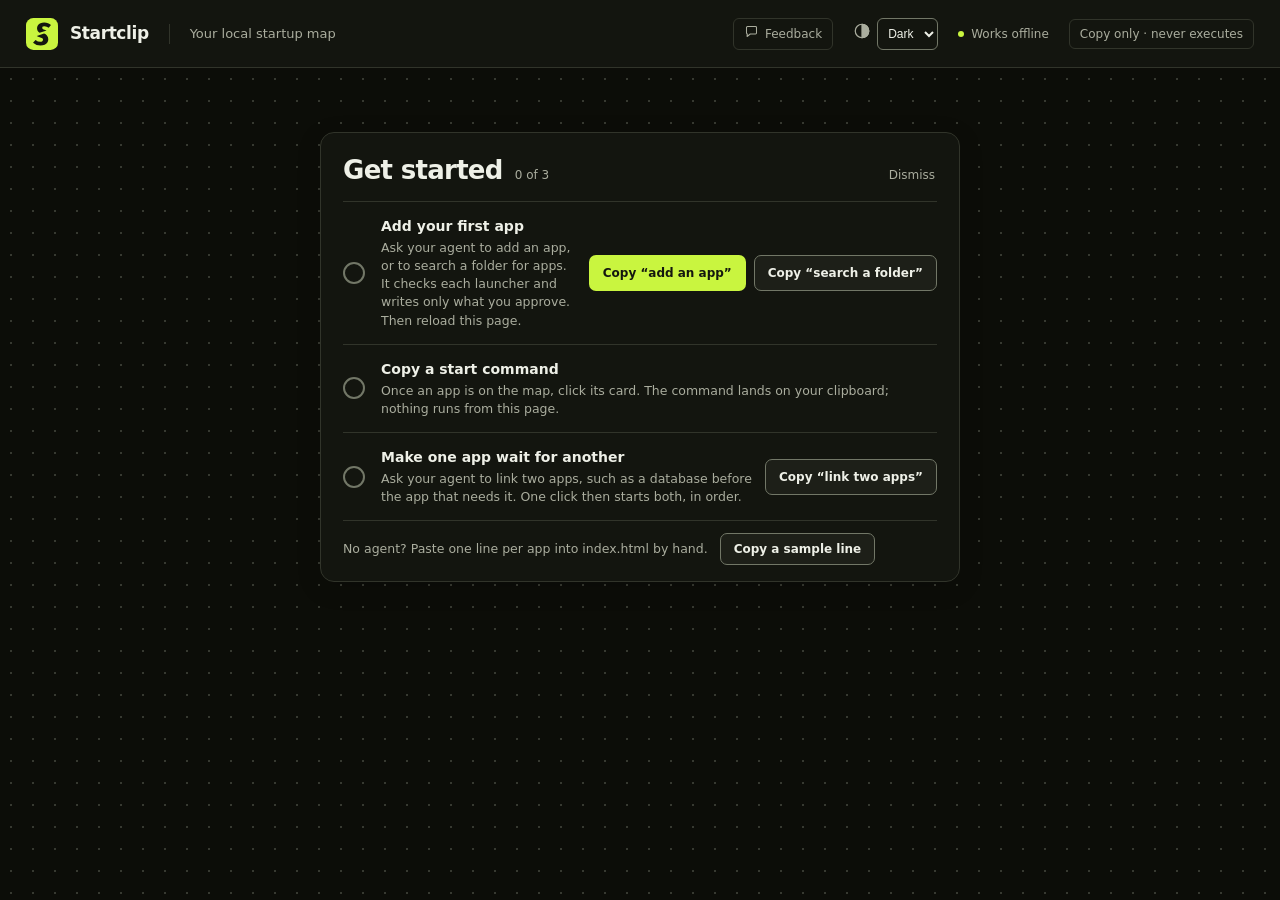
<file: index.html>
<!doctype html>
<html lang="en">
<head>
<meta charset="utf-8">
<meta http-equiv="Content-Security-Policy" content="default-src 'none'; script-src 'unsafe-inline'; style-src 'unsafe-inline'; img-src data:; base-uri 'none'; form-action 'none'">
<meta name="viewport" content="width=device-width, initial-scale=1">
<meta name="color-scheme" content="dark light">
<meta name="description" content="An offline, click-to-copy startup map for your local apps. Nothing executes from this page.">
<title>Startclip · App startup map</title>
<link rel="icon" href="data:image/svg+xml,%3Csvg%20xmlns%3D%22http%3A%2F%2Fwww.w3.org%2F2000%2Fsvg%22%20viewBox%3D%220%200%20100%20100%22%3E%3Crect%20width%3D%22100%22%20height%3D%22100%22%20rx%3D%2223%22%20fill%3D%22%23c9f53f%22%2F%3E%3Cpath%20d%3D%22M78.11%2021.99L70.97%2030.42Q64.78%2025.52%2057.99%2025.52Q54.46%2025.52%2052.61%2026.85Q50.76%2028.19%2050.76%2030.59Q50.76%2032.31%2051.71%2033.43Q52.66%2034.55%2054.89%2035.58Q57.13%2036.61%2061.94%2038.16Q63.43%2038.63%2064.79%2039.15L42.45%2046.3Q40.09%2044.81%2038.55%2043.15Q34.42%2038.68%2034.42%2031.88Q34.42%2026.55%2037.3%2022.51Q40.19%2018.47%2045.3%2016.28Q50.42%2014.08%2056.78%2014.08Q63.58%2014.08%2068.78%2016.06Q73.98%2018.04%2078.11%2021.99ZM56.46%2048.81Q62.27%2051.26%2065.4%2054.52Q69.66%2058.94%2069.66%2066.77Q69.66%2072.45%2066.74%2076.79Q63.81%2081.13%2058.27%2083.54Q52.72%2085.95%2045.24%2085.95Q30.96%2085.95%2021.93%2077.26L29.76%2068.58Q36.89%2074.42%2044.63%2074.42Q48.68%2074.42%2050.91%2072.66Q53.15%2070.9%2053.15%2067.97Q53.15%2065.91%2052.29%2064.58Q51.43%2063.24%2049.23%2062.17Q47.04%2061.09%2042.83%2059.8Q37.46%2058.12%2033.77%2056.07Z%22%20fill%3D%22%2314170f%22%2F%3E%3C%2Fsvg%3E">
<script>(function(){var chosen;try{chosen=JSON.parse(localStorage.getItem('launchpad')||'{}').theme;}catch(e){}if(chosen!=='auto')document.documentElement.dataset.theme=chosen==='light'?'light':'dark';})();</script>
<style>
:root{--bg:oklch(15.5% .01 120);--panel:oklch(19% .012 120);--surface:oklch(23.5% .014 120);--raised:oklch(28.5% .017 120);--line:oklch(32% .018 120);--line-strong:oklch(56% .025 120);--text:oklch(95% .012 115);--muted:oklch(74% .02 115);--brand:#c9f53f;--purple:oklch(78% .115 305);--teal:oklch(80% .095 185);--amber:oklch(84% .13 80);--green:oklch(82% .12 150);--danger:oklch(80% .105 30);--view-on:oklch(29% .035 185);--view-on-ai:oklch(28% .035 300);--view-on-services:oklch(30% .06 122);--grid-dot:oklch(34% .015 120);--shadow-soft:oklch(0% 0 0 / .15);--shadow-hover:oklch(0% 0 0 / .25);--shadow-pop:oklch(0% 0 0 / .4);--primary-bg:#c9f53f;--primary-text:#14170f;--primary-hover:oklch(95% .17 122);--primary-line:transparent;--notice-line:oklch(48% .06 75);--notice-bg:oklch(26% .025 75);--blocked-line:oklch(45% .05 30);--blocked-bg:oklch(25% .025 30);--edge-opacity:.65;color-scheme:dark;--radius:10px;--mono:"SFMono-Regular",Consolas,"Liberation Mono",monospace;--z-edge:0;--z-node:1;--z-toast:5}
@media(prefers-color-scheme:light){:root:not([data-theme=dark]){--bg:oklch(97% .008 115);--panel:oklch(99.4% .004 115);--surface:oklch(95.5% .01 115);--raised:oklch(92.5% .014 115);--line:oklch(87.5% .016 115);--line-strong:oklch(55% .03 120);--text:oklch(22% .02 122);--muted:oklch(44% .025 120);--brand:oklch(44% .12 127);--purple:oklch(47% .17 305);--teal:oklch(46% .085 190);--amber:oklch(49% .11 65);--green:oklch(46% .12 150);--danger:oklch(49% .17 28);--view-on:oklch(93% .035 185);--view-on-ai:oklch(93% .04 305);--view-on-services:oklch(93.5% .1 122);--grid-dot:oklch(82% .05 120);--shadow-soft:oklch(35% .03 120 / .07);--shadow-hover:oklch(35% .03 120 / .13);--shadow-pop:oklch(30% .03 120 / .18);--primary-bg:#c9f53f;--primary-text:#14170f;--primary-hover:oklch(88% .2 122);--primary-line:oklch(62% .14 125);--notice-line:oklch(76% .09 70);--notice-bg:oklch(96.5% .035 85);--blocked-line:oklch(78% .08 28);--blocked-bg:oklch(96.5% .025 25);--edge-opacity:1;color-scheme:light}}
:root[data-theme=light]{--bg:oklch(97% .008 115);--panel:oklch(99.4% .004 115);--surface:oklch(95.5% .01 115);--raised:oklch(92.5% .014 115);--line:oklch(87.5% .016 115);--line-strong:oklch(55% .03 120);--text:oklch(22% .02 122);--muted:oklch(44% .025 120);--brand:oklch(44% .12 127);--purple:oklch(47% .17 305);--teal:oklch(46% .085 190);--amber:oklch(49% .11 65);--green:oklch(46% .12 150);--danger:oklch(49% .17 28);--view-on:oklch(93% .035 185);--view-on-ai:oklch(93% .04 305);--view-on-services:oklch(93.5% .1 122);--grid-dot:oklch(82% .05 120);--shadow-soft:oklch(35% .03 120 / .07);--shadow-hover:oklch(35% .03 120 / .13);--shadow-pop:oklch(30% .03 120 / .18);--primary-bg:#c9f53f;--primary-text:#14170f;--primary-hover:oklch(88% .2 122);--primary-line:oklch(62% .14 125);--notice-line:oklch(76% .09 70);--notice-bg:oklch(96.5% .035 85);--blocked-line:oklch(78% .08 28);--blocked-bg:oklch(96.5% .025 25);--edge-opacity:1;color-scheme:light}
*{box-sizing:border-box}body{margin:0;background:var(--bg);color:var(--text);font:14px/1.5 system-ui,-apple-system,BlinkMacSystemFont,"Segoe UI",sans-serif}button,input,textarea{font:inherit}button{color:inherit;cursor:pointer}button:disabled{cursor:not-allowed;opacity:.6}button,input,textarea{outline-offset:4px}button:focus-visible,input:focus-visible,textarea:focus-visible{outline:2px solid var(--brand)}button{touch-action:manipulation}svg.icon{width:18px;height:18px;fill:none;stroke:currentColor;stroke-width:1.65;stroke-linecap:round;stroke-linejoin:round;flex:none}h1,h2,h3,p{margin:0}h1,h2,h3{text-wrap:balance}p{text-wrap:pretty}button{border:0;background:transparent}code{font-family:var(--mono)}[hidden]{display:none!important}
.topbar{height:68px;border-bottom:1px solid var(--line);display:flex;align-items:center;justify-content:space-between;padding:0 26px;background:var(--panel);gap:20px}.brand{display:flex;align-items:center;gap:12px}.brand-mark{width:32px;height:32px;border-radius:23%;display:grid;place-items:center;flex:none;color:#14170f;background:#c9f53f}.brand-mark .icon{width:100%;height:100%}.brand-name{font-size:17px;font-weight:660;letter-spacing:-.4px}.brand-divider{height:20px;width:1px;background:var(--line);margin:0 8px}.brand-sub{color:var(--muted);font-size:13px}.top-meta{display:flex;gap:20px;align-items:center;color:var(--muted);font-size:12px}.offline{display:flex;align-items:center;gap:7px}.offline i{width:6px;height:6px;border-radius:50%;background:var(--brand)}.copy-only{padding:5px 10px;border:1px solid var(--line);border-radius:6px}
.layout{display:grid;grid-template-columns:194px minmax(0,1fr) 296px;min-height:calc(100dvh - 68px + var(--get-started-space,0px))}.sidebar{padding:28px 14px 20px;border-right:1px solid var(--line);background:var(--panel);display:flex;flex-direction:column;gap:24px}.nav-label{font-size:12px;color:var(--muted);padding:0 12px;margin-bottom:10px}.views{display:flex;flex-direction:column;gap:6px}.view{display:flex;align-items:center;gap:10px;text-align:left;padding:12px;border-radius:8px;min-height:46px;font-size:13px}.view:hover{background:var(--surface)}.view[aria-pressed=true]{background:var(--view-on);color:var(--teal)}.view[data-view=ai][aria-pressed=true]{background:var(--view-on-ai);color:var(--purple)}.view[data-view=services][aria-pressed=true]{background:var(--view-on-services);color:var(--brand)}.view-count{margin-left:auto;font:11px var(--mono);color:var(--muted)}.view{position:relative;touch-action:pan-x;user-select:none}.view::before{content:"";position:absolute;left:3px;top:50%;width:6px;height:14px;transform:translateY(-50%);background:radial-gradient(circle,currentColor 1px,transparent 1.3px) 0 0/3px 5px;opacity:0;transition:opacity .16s}.view:hover::before,.view:focus-visible::before,.view.reordering::before{opacity:.6}.view.reordering{z-index:2;cursor:grabbing;box-shadow:0 6px 18px var(--shadow-pop)}.view.reordering:not([aria-pressed=true]){background:var(--raised)}.sidebar-bottom{margin-top:auto;padding:0 12px}.sidebar-bottom h3{font-size:12px;font-weight:600;margin-bottom:12px}.legend-row{display:flex;align-items:center;gap:9px;font-size:11px;color:var(--muted);margin:9px 0}.legend-line{width:24px;border-top:1px solid var(--brand)}.legend-line.dashed{border-top-style:dashed;border-color:var(--muted)}.sidebar-note{border-top:1px solid var(--line);padding-top:16px;margin-top:22px;color:var(--muted);font-size:11px;line-height:1.7}
main{min-width:0;display:flex;flex-direction:column;max-height:calc(100dvh - 68px + var(--get-started-space,0px))}.workspace-header{padding:28px 30px 18px;background:var(--bg)}.heading-row{display:flex;align-items:flex-start;justify-content:space-between;gap:18px}h1{font-size:25px;letter-spacing:-.65px;font-weight:620}.subtitle{font-size:13px;color:var(--muted);margin-top:5px}.workspace-number{white-space:nowrap;flex-shrink:0;font:12px var(--mono);color:var(--muted);border:1px solid var(--line);border-radius:6px;padding:5px 9px;margin-top:5px}.tools{display:flex;align-items:center;gap:14px;margin-top:24px;flex-wrap:wrap}.search{display:flex;align-items:center;gap:8px;border:1px solid var(--line);background:var(--panel);padding:8px 11px;border-radius:7px;flex:1;min-width:180px;color:var(--muted)}.search input{border:0;background:transparent;color:var(--text);width:100%;min-width:0;font-size:12px}.search input::placeholder{color:var(--muted)}.search:focus-within{border-color:var(--brand)}.search input:focus{outline:0}.shortcut{font:10px var(--mono);padding:1px 5px;border:1px solid var(--line);border-radius:3px}.filterbar{display:flex;gap:6px;flex-wrap:wrap;margin-top:16px}.filter{padding:5px 10px;border:1px solid transparent;border-radius:6px;font-size:12px;color:var(--muted);min-height:36px}.filter:hover{color:var(--text);background:var(--panel)}.filter[aria-pressed=true]{color:var(--text);border-color:var(--line);background:var(--surface)}.canvas-top{display:flex;justify-content:space-between;align-items:center;padding:10px 30px;border-top:1px solid var(--line);border-bottom:1px solid var(--line);font-size:11px;color:var(--muted);gap:10px}.canvas-top span{display:flex;align-items:center;gap:7px}.canvas{position:relative;flex:1;scrollbar-gutter:stable;min-height:280px;overflow:auto;overscroll-behavior:contain;background-image:radial-gradient(var(--grid-dot) .8px,transparent .8px);background-size:22px 22px;cursor:grab}.canvas.dragging{cursor:grabbing;user-select:none}.stage{position:relative;min-height:100%}.board{position:relative;width:870px;padding:32px 24px 60px;transform-origin:0 0}.lane{position:relative;margin-bottom:38px}.lane:last-child{margin-bottom:0}.lane-heading{display:flex;align-items:center;gap:9px;font-size:12px;font-weight:500;color:var(--muted);margin-bottom:18px;position:relative;z-index:var(--z-node)}.lane-heading span{background:var(--bg);padding:0 4px}.lane-heading::after{content:"";height:1px;background:var(--line);flex:1;opacity:.7}.node-grid{display:grid;grid-template-columns:repeat(var(--cols,3),minmax(0,1fr));gap:34px}.node{--accent:var(--teal);position:relative;z-index:var(--z-node);border:1px solid var(--line);border-radius:var(--radius);background:var(--panel);padding:0;text-align:left;min-width:0;box-shadow:0 4px 16px var(--shadow-soft);transition:border-color .16s,box-shadow .16s,background .16s;cursor:pointer;min-height:124px;display:flex;flex-direction:column;align-items:stretch;justify-content:flex-start}.node[data-tone=agent]{--accent:var(--amber)}.node[data-tone=model]{--accent:var(--purple)}.node[data-tone=web]{--accent:var(--brand)}.node:hover{border-color:var(--accent);background:var(--surface);box-shadow:0 4px 18px var(--shadow-hover)}.node.selected{border-color:var(--accent);box-shadow:0 0 0 1px var(--accent)}.node-head{display:flex;align-items:center;gap:8px;padding:12px 13px;border-bottom:1px solid var(--line);border-radius:9px 9px 0 0;background:color-mix(in oklch,var(--accent) 8%,var(--panel))}.node-icon{color:var(--accent);display:flex}.node-name{font-size:13px;font-weight:600;overflow:hidden;text-overflow:ellipsis;white-space:nowrap}.node-copy{color:var(--muted);display:flex;margin-left:auto}.node-copy svg{width:14px;height:14px}.node-body{display:block;padding:11px 13px 12px}.node-sub{display:flex;justify-content:space-between;gap:7px;color:var(--muted);font-size:11px;margin-bottom:9px}.node-sub span:first-child{overflow:hidden;white-space:nowrap;text-overflow:ellipsis}.port{color:var(--accent);font:11px var(--mono);flex:none}.node-cmd{display:block;font:11px/1.6 var(--mono);white-space:nowrap;text-overflow:ellipsis;overflow:hidden;color:var(--text)}.node-cmd::before{content:"$ ";color:var(--muted)}.chain-hint{display:block;color:var(--brand);font-size:11px;margin-top:6px}.chain{margin-top:14px}#chain-summary{color:var(--brand);overflow-wrap:anywhere}.chain-steps{margin:8px 0 0;padding-left:18px;font-size:12px;line-height:1.6;color:var(--muted)}.chain-steps li{margin:3px 0;overflow-wrap:anywhere}#chain-help{margin-top:8px}.port-shared{display:block;color:var(--amber);margin-top:3px}.empty .elsewhere{margin-top:0;min-height:44px;padding:8px 12px;border:1px solid var(--line);border-radius:7px;background:var(--surface);color:var(--text);text-decoration:none}.empty-elsewhere{display:flex;flex-wrap:wrap;gap:8px;justify-content:center;margin-top:18px}.empty-elsewhere:empty{display:none}.zoom button[aria-disabled=true]{opacity:.45;cursor:not-allowed}.socket{position:absolute;top:16px;width:8px;height:8px;border-radius:50%;background:var(--bg);border:2px solid var(--accent)}.socket.input{left:-5px}.socket.output{right:-5px}.flag{display:flex;align-items:center;gap:5px;font-size:11px;color:var(--amber);padding:0 13px 10px}.node.blocked .flag{color:var(--danger)}.node.blocked{border-style:dashed}.node.copied .node-copy{color:var(--green)}.edges{position:absolute;inset:0;width:100%;height:100%;overflow:visible;pointer-events:none;z-index:var(--z-edge)}.edges path{fill:none;stroke:var(--brand);stroke-width:1.3;opacity:var(--edge-opacity)}.edges path.optional{stroke:var(--muted);stroke-dasharray:4 5}.edges path{transition:opacity .25s}.tracing .edges path:not(.trace){opacity:.12}.edges path.trace{stroke:var(--trace);stroke-width:2.2;opacity:1;stroke-dasharray:var(--len);stroke-dashoffset:var(--len);animation:trace-draw .45s ease-out var(--trace-delay) forwards;filter:drop-shadow(0 0 3px color-mix(in oklab,var(--trace) 70%,transparent))}.edges .trace-dot{fill:var(--trace);opacity:0;animation:trace-on 1ms linear var(--dot-delay) forwards}@keyframes trace-draw{to{stroke-dashoffset:0}}@keyframes trace-on{to{opacity:1}}.tracing .node{transition:opacity .25s,box-shadow .3s,border-color .3s}.tracing .node:not(.on-trace){opacity:.42}.node.on-trace{border-color:var(--trace);box-shadow:0 0 0 1px var(--trace),0 0 22px color-mix(in oklab,var(--trace) 38%,transparent);transition-delay:var(--trace-delay)}@media(prefers-reduced-motion:reduce){.edges path.trace{animation:none;stroke-dashoffset:0}}.empty{padding:65px 30px;text-align:center;color:var(--muted)}.empty h2{color:var(--text);font-size:18px;margin-bottom:8px}.empty button{color:var(--brand);margin-top:18px;text-decoration:underline;min-height:44px;padding:10px 16px}.canvas-bottom{border-top:1px solid var(--line);display:flex;align-items:center;justify-content:space-between;padding:10px 20px;background:var(--panel);gap:14px}.canvas-bottom p{font-size:11px;color:var(--muted)}.zoom{display:flex;align-items:center;gap:2px}.zoom button{border-radius:4px;min-width:36px;min-height:36px;display:grid;place-items:center;font-size:12px}.zoom button:hover{background:var(--raised)}.zoom output{min-width:42px;font:11px var(--mono);text-align:center;color:var(--muted)}
.inspector{border-left:1px solid var(--line);padding:27px 22px;background:var(--panel);display:flex;flex-direction:column;gap:22px;min-width:0;max-height:calc(100dvh - 68px + var(--get-started-space,0px));overflow:auto}.inspector-label{display:flex;align-items:center;justify-content:space-between;color:var(--muted);font-size:12px}.inspector-label svg{width:15px;height:15px}.detail-glyph{display:grid;place-items:center;width:44px;height:44px;background:var(--surface);border:1px solid var(--line);border-radius:10px;color:var(--brand);margin-bottom:14px}.detail-glyph svg{width:23px;height:23px}.inspector h2{font-size:20px;letter-spacing:-.4px;font-weight:600;white-space:nowrap;overflow:hidden;text-overflow:ellipsis}.detail-type{color:var(--muted);font-size:12px;margin-top:4px;white-space:nowrap;overflow:hidden;text-overflow:ellipsis}.command-label{font-size:12px;color:var(--muted);display:flex;justify-content:space-between;margin-bottom:9px}.command-label span{font:11px var(--mono)}#command{width:100%;resize:vertical;min-height:90px;max-height:240px;display:block;border:1px solid var(--line);border-radius:7px;padding:12px;color:var(--text);background:var(--bg);font:12px/1.7 var(--mono);overflow-wrap:anywhere}.primary{display:flex;align-items:center;justify-content:center;gap:8px;background:var(--primary-bg);color:var(--primary-text);width:100%;border:1px solid var(--primary-line);border-radius:7px;min-height:44px;margin-top:10px;font-size:12px;font-weight:650}.primary:hover:not(:disabled){background:var(--primary-hover)}.primary svg{width:15px;height:15px}.detail-note{font-size:12px;color:var(--muted);line-height:1.75}.notice{padding:12px;border:1px solid var(--notice-line);border-radius:7px;background:var(--notice-bg);font-size:12px;color:var(--amber);line-height:1.7}.notice.blocked{color:var(--danger);background:var(--blocked-bg);border-color:var(--blocked-line)}.detail-meta{border-top:1px solid var(--line);padding-top:16px;display:grid;grid-template-columns:auto 1fr;gap:10px;font-size:11px}.detail-meta dt{color:var(--muted)}.detail-meta dd{margin:0;text-align:right;overflow-wrap:anywhere}.detail-foot{margin-top:auto;padding-top:20px;color:var(--muted);font-size:11px;line-height:1.75}.detail-foot strong{font-weight:500;color:var(--text);display:block;margin-bottom:4px}.toast{position:fixed;width:max-content;bottom:72px;left:50%;transform:translate(-50%,14px);background:var(--raised);border:1px solid var(--line);color:var(--text);padding:12px 18px;border-radius:9px;box-shadow:0 8px 28px var(--shadow-pop);z-index:var(--z-toast);font-size:13px;opacity:0;pointer-events:none;transition:opacity .16s,transform .16s;max-width:calc(100vw - 30px)}.toast.show{opacity:1;transform:translate(-50%,0);pointer-events:auto;cursor:pointer}.manual-hint{font-size:12px;color:var(--amber);margin-top:9px}
.maintenance{border-top:1px solid var(--line);padding-top:18px;margin-bottom:22px}.maintenance h3{font-size:14px;font-weight:600;color:var(--text);margin-bottom:4px}.maintenance-intro{margin-bottom:16px}.maintenance-actions{display:flex;flex-direction:column;gap:20px;min-width:0}.maintenance-action{min-width:0}.maintenance-action h4{margin:0 0 5px;font-size:12px;font-weight:600;color:var(--text)}.action-note{font-size:12px;line-height:1.65;overflow-wrap:anywhere}.action-preview{margin-top:9px}.action-preview summary{cursor:pointer;color:var(--brand);font-size:12px;min-height:44px;display:list-item;padding:12px 0}.action-preview summary:focus-visible{outline:2px solid var(--brand);outline-offset:3px}.action-script{width:100%;min-height:150px;max-height:300px;resize:vertical;padding:10px;border:1px solid var(--line);border-radius:7px;background:var(--bg);color:var(--text);font:11px/1.65 var(--mono);display:block}.action-copy{display:flex;align-items:center;justify-content:center;gap:8px;width:100%;min-height:44px;border:1px solid var(--line);border-radius:7px;background:var(--surface);font-size:12px;font-weight:600;margin-top:8px;transition:background .16s,border-color .16s}.action-copy:hover:not(:disabled){background:var(--raised);border-color:var(--muted)}.action-copy.removal{color:var(--danger)}.preserve-control{display:flex;align-items:center;gap:9px;min-height:44px;margin:8px 0 2px;font-size:12px;color:var(--text);cursor:pointer}.preserve-control input{width:16px;height:16px;flex:none;accent-color:var(--brand)}.settings-help{font-size:11px;margin-bottom:8px}.data-warning{color:var(--danger);font-size:12px;margin:8px 0}.maintenance .manual-hint{margin-top:8px}
.sr-only{position:absolute;width:1px;height:1px;padding:0;margin:-1px;overflow:hidden;clip:rect(0 0 0 0);white-space:nowrap;border:0}.search,#command,.action-script,.action-copy,.filter[aria-pressed=true]{border-color:var(--line-strong)}.primary:disabled,.action-copy:disabled{opacity:1;background:var(--surface);color:var(--muted);border-color:var(--line-strong)}.action-copy:disabled{border-style:dashed;background:transparent}.action-steps{margin:4px 0 10px;padding-left:18px;font-size:12px;line-height:1.6;color:var(--muted)}.action-steps li{margin:3px 0;overflow-wrap:anywhere}#command-print{display:none}.canvas:focus-visible{outline:2px solid var(--brand);outline-offset:-2px}.theme{display:flex;align-items:center;gap:6px;color:var(--muted)}.theme select{background:var(--panel);color:var(--text);border:1px solid var(--line-strong);border-radius:6px;padding:4px 6px;font-size:12px;min-height:32px}.recent ul{list-style:none;margin:0;padding:0;display:flex;flex-direction:column;gap:2px}.recent button{display:flex;flex-direction:column;align-items:flex-start;gap:1px;width:100%;text-align:left;padding:8px 12px;border-radius:7px;min-height:36px;font-size:12px}.recent button:hover{background:var(--surface)}.recent .name{overflow-wrap:anywhere;min-width:0;max-width:100%}@media(min-width:1171px){.sidebar{max-height:calc(100dvh - 68px + var(--get-started-space,0px));overflow-y:auto}}.recent .where{color:var(--muted);font-size:11px;white-space:nowrap;flex:none}.keys{color:var(--muted);font-size:11px;line-height:2;margin-top:14px}.keys kbd{font:11px var(--mono);padding:1px 5px;border:1px solid var(--line-strong);border-radius:3px;color:var(--text)}.save-script{display:inline-flex;align-items:center;gap:6px;min-height:32px;margin-top:6px;padding:4px 0;color:var(--brand);font-size:12px}.save-script svg{width:14px;height:14px}.save-script:hover:not(:disabled){text-decoration:underline}.save-script:disabled{color:var(--muted);opacity:1}.copy-only,.offline,.brand-sub{white-space:nowrap}@media(max-width:860px){.brand-sub,.brand-divider{display:none}}.copy-only .short{display:none}.canvas-top .hint-phone{display:none}.to-details{position:fixed;right:16px;bottom:16px;z-index:var(--z-toast);min-height:44px;padding:0 18px;border-radius:22px;background:var(--raised);border:1px solid var(--line-strong);color:var(--text);font-size:13px;font-weight:600;box-shadow:0 8px 28px var(--shadow-pop)}
@media(min-width:701px) and (max-width:1170px){.maintenance-actions{display:grid;grid-template-columns:repeat(2,minmax(0,1fr))}}
@media(min-width:1700px){.board{width:1020px}.node-grid{gap:44px}.node{min-height:135px}.node-name{font-size:14px}.node-cmd{font-size:12px}.node-sub{font-size:12px}}
@media(max-width:1170px){.layout{grid-template-columns:165px minmax(0,1fr)}.sidebar{grid-row:1/3}.inspector{grid-column:2;border-left:0;border-top:1px solid var(--line);max-height:none;display:grid;grid-template-columns:minmax(0,1fr) minmax(0,1.3fr);grid-template-rows:auto auto auto 1fr auto;align-items:start;gap:20px}.detail-head,.detail-notes,.inspector .detail-meta{grid-column:1}.detail-command{grid-column:2;grid-row:2 / 5}.inspector-label,.detail-foot{grid-column:1/-1}.detail-foot{padding:0}.inspector-label{margin-bottom:-5px}main{max-height:none;height:calc(760px + var(--get-started-space,0px))}.detail-meta{margin:0}.detail-glyph{display:none}.inspector h2{font-size:20px}.top-meta{gap:10px}}
@media(max-width:700px){.topbar{height:60px;padding:0 16px}.brand-sub,.brand-divider,.top-meta .offline{display:none}.top-meta{font-size:11px}.layout{display:flex;flex-direction:column;min-height:calc(100dvh - 60px)}.sidebar{padding:10px 12px;border:0;border-bottom:1px solid var(--line);display:block}.nav-label,.sidebar-bottom{display:none}.views{flex-direction:row;gap:4px}.view{justify-content:center;padding:10px 8px;flex:1;font-size:12px;gap:6px;touch-action:pan-y}.view-count{display:none}.view svg{width:16px}.workspace-header{padding:22px 18px 16px}h1{font-size:22px}.tools{margin-top:18px}.canvas-top{padding:10px 18px}.canvas-top .drag-hint{display:none}.canvas{overflow:visible;cursor:default;min-height:150px}.stage{width:100%!important;height:auto!important;min-height:0}.board{width:100%;padding:24px 22px!important;transform:none!important}.node-grid{grid-template-columns:1fr;gap:18px}.node{min-height:118px}.node-name{font-size:14px}.node-cmd{font-size:12px}.node-sub{font-size:12px}.lane{margin-bottom:28px}.edges{display:none}.socket{display:none}main{height:auto;max-height:none}.zoom{display:none}.canvas-bottom{padding:12px 18px}.inspector{display:flex;padding:24px 22px}.inspector-label{margin:0}.detail-foot{margin-top:0}.command-label{margin-top:0}.detail-glyph{display:grid}.shortcut{display:none}}
@media(max-width:700px){.save-script{min-height:44px}.recent{display:none}.copy-only .long{display:none}.copy-only .short{display:inline}.theme select{min-height:44px}.filter{min-height:44px;padding:10px 14px}.canvas-top .hint-desktop{display:none}.canvas-top .hint-phone{display:inline}.toast{bottom:76px}}
@media(hover:none),(max-width:360px){.view::before{display:none}}
@media(max-width:360px){.brand-name,.theme svg{display:none}.top-meta{gap:6px}.view svg{display:none}.view{padding:10px 4px}}
@media(forced-colors:active){.view.reordering{outline:3px dashed Highlight;outline-offset:-3px}.node.selected,.node[aria-current=true],.view[aria-pressed=true],.filter[aria-pressed=true]{outline:3px solid Highlight;outline-offset:-3px}.view,.zoom button,.filter,.primary,.action-copy,.to-details{border:1px solid ButtonBorder}.edges{forced-color-adjust:none}.socket{display:none}}
.catalog-problems{margin:14px 30px 0;padding:10px 12px;border:1px solid var(--danger);border-radius:7px;color:var(--danger);font-size:12px}
.layout.empty-map{display:block}.layout.empty-map main{max-height:none;height:auto;min-height:inherit}.first-run{flex:1;padding:48px 26px 56px;background-image:radial-gradient(var(--grid-dot) .8px,transparent .8px);background-size:22px 22px}.first-run-body{max-width:870px;margin:0 auto}.first-run h1{font-size:44px;line-height:1.08;letter-spacing:-1.5px;font-weight:660}.first-run-lead{font-size:16px;line-height:1.55;color:var(--muted);max-width:60ch;margin-top:12px}.first-run h1,.first-run-lead,.first-run-note,.first-run-next{width:fit-content;background:var(--bg);box-shadow:0 0 0 6px var(--bg)}.first-run h2{margin-top:38px}.first-run .lane-heading span{padding:0 4px 0 0;box-shadow:-6px 0 0 var(--bg)}.first-run-note{font-size:13px;line-height:1.65;color:var(--muted);max-width:74ch;margin-top:-6px}.first-run-note code{font:12px var(--mono);color:var(--text)}.starters{display:grid;grid-template-columns:repeat(2,minmax(0,1fr));gap:22px;margin-top:20px}.starter{--accent:var(--brand);display:flex;flex-direction:column;align-items:stretch;min-width:0;width:100%;padding:0;text-align:left;border:1px dashed var(--line-strong);border-radius:var(--radius);background:var(--panel);transition:border-color .16s,background .16s}.starter:hover{border-color:var(--accent);border-style:solid;background:var(--surface)}.starter .node-head{background:transparent;border-bottom:1px dashed var(--line)}.starter:hover .node-head{border-bottom-color:var(--line-strong)}.starter code{display:block;padding:13px;font:13px/1.6 var(--mono);color:var(--text);overflow-wrap:anywhere}.starter.wide{margin-top:20px}.starter.wide code{font-size:12px}.starter.copied .node-copy{color:var(--green)}.first-run-next{font-size:14px;font-weight:550;margin-top:36px}.first-run-manual{margin-top:18px}.layout.empty-map~.toast{bottom:20px}.first-run-manual textarea{display:block;width:100%;min-height:96px;margin-top:8px;padding:12px;resize:vertical;border:1px solid var(--line-strong);border-radius:7px;background:var(--bg);color:var(--text);font:12px/1.65 var(--mono)}
@media(max-width:700px){.first-run{padding:36px 18px 56px}.first-run h1{font-size:32px;letter-spacing:-1px}.first-run-lead{font-size:15px}.first-run h2{margin-top:36px}.starters{grid-template-columns:1fr;gap:14px;margin-top:16px}.starter.wide{margin-top:16px}.first-run-next{margin-top:32px}}
.get-started{container-type:inline-size;background:var(--panel);border:1px solid var(--line);border-radius:14px;padding:18px 22px 12px;box-shadow:0 6px 24px var(--shadow-soft)}.get-started--first{max-width:640px;margin:16px auto 0}.get-started--strip{margin:18px 30px 0}.get-started__head{display:flex;align-items:baseline;gap:12px}.get-started__head h2{font-size:17px;font-weight:660;letter-spacing:-.3px}.get-started--first .get-started__head h2{margin:0;font-size:26px;letter-spacing:-.7px}.get-started__count{color:var(--muted);font-size:12px}.get-started__close{margin-left:auto;color:var(--muted);font-size:12px;min-height:32px;padding:0 2px}.get-started__close:hover{color:var(--text);text-decoration:underline}.get-started__steps{list-style:none;margin:10px 0 0;padding:0}.get-started__step{display:grid;grid-template-columns:26px minmax(0,1fr) auto;gap:12px;align-items:center;padding:14px 0;border-top:1px solid var(--line)}.get-started__tick{width:22px;height:22px;border-radius:50%;border:2px solid var(--line-strong);display:grid;place-items:center;color:transparent}.get-started__tick .icon{width:13px;height:13px;stroke-width:3.2}.get-started__step.is-done .get-started__tick{background:var(--brand);border-color:var(--brand);color:var(--bg)}.get-started__step b{display:block;font-size:14px;font-weight:650}.get-started__step.is-done b{color:var(--muted)}.get-started__step:not(.is-done) .get-started__done,.get-started__step.is-done .get-started__actions{display:none}.get-started__step p{margin:2px 0 0;color:var(--muted);font-size:12.5px;line-height:1.45}.get-started__actions{display:flex;flex-wrap:wrap;gap:8px;justify-content:flex-end}.gs-btn{min-height:36px;padding:0 13px;border-radius:7px;font-size:12px;font-weight:600;border:1px solid var(--line-strong);background:var(--surface);color:var(--text);white-space:nowrap}.gs-btn:hover{background:var(--raised)}.gs-btn.gs-main{background:var(--primary-bg);color:var(--primary-text);border-color:var(--primary-line)}.gs-btn.gs-main:hover{background:var(--primary-hover)}.get-started__extra{padding:12px 0 4px;border-top:1px solid var(--line);color:var(--muted);font-size:12.5px;display:flex;flex-wrap:wrap;align-items:center;gap:6px 12px}.get-started__extra .gs-btn{min-height:32px}.get-started--strip .get-started__extra{display:none}.get-started__manual{margin-top:10px;font-size:12px;color:var(--muted)}.get-started__manual textarea{display:block;width:100%;margin-top:6px;padding:8px 10px;border:1px solid var(--line-strong);border-radius:7px;background:var(--bg);color:var(--text);font:12px/1.6 var(--mono);resize:none}.get-started--strip .get-started__steps{display:grid;grid-template-columns:repeat(3,minmax(0,1fr));gap:0 22px}.get-started--strip .get-started__step{grid-template-columns:26px minmax(0,1fr);align-items:start}.get-started--strip .get-started__actions{grid-column:2;justify-content:flex-start}.feedback{display:flex;align-items:center;gap:6px;padding:5px 10px;border:1px solid var(--line);border-radius:6px;color:var(--muted);text-decoration:none;white-space:nowrap}.feedback:hover{color:var(--text);border-color:var(--line-strong)}.feedback .icon{width:15px;height:15px}
@media(max-width:760px){.get-started{padding:16px 16px 10px}.get-started--first .get-started__head h2{font-size:22px}.get-started--strip{margin:14px 18px 0}.gs-btn,.get-started__extra .gs-btn,.get-started__close{min-height:44px}}
@container (max-width:640px){.get-started--strip .get-started__steps{display:block}.get-started--strip .get-started__step{grid-template-columns:26px minmax(0,1fr) auto;align-items:center}.get-started--strip .get-started__actions{grid-column:auto;justify-content:flex-end}}
@container (max-width:560px){.get-started--first .get-started__step{grid-template-columns:26px minmax(0,1fr);align-items:start}.get-started--first .get-started__actions{grid-column:2;justify-content:flex-start}}
@container (max-width:440px){.get-started--strip .get-started__step{grid-template-columns:26px minmax(0,1fr);align-items:start}.get-started--strip .get-started__actions{grid-column:2;justify-content:flex-start}}
@media(max-width:700px){.feedback{min-height:44px;min-width:44px;justify-content:center;padding:0 10px}.feedback-label{display:none}}
@media print{.get-started,.feedback{display:none!important}}
@media print{*,*::before,*::after{transition:none!important}:root,:root[data-theme]{--bg:oklch(97% .008 115);--panel:oklch(99.4% .004 115);--surface:oklch(95.5% .01 115);--raised:oklch(92.5% .014 115);--line:oklch(87.5% .016 115);--line-strong:oklch(55% .03 120);--text:oklch(22% .02 122);--muted:oklch(44% .025 120);--brand:oklch(44% .12 127);--purple:oklch(47% .17 305);--teal:oklch(46% .085 190);--amber:oklch(49% .11 65);--green:oklch(46% .12 150);--danger:oklch(49% .17 28);--view-on:oklch(93% .035 185);--view-on-ai:oklch(93% .04 305);--view-on-services:oklch(93.5% .1 122);--grid-dot:oklch(82% .05 120);--shadow-soft:oklch(35% .03 120 / .07);--shadow-hover:oklch(35% .03 120 / .13);--shadow-pop:oklch(30% .03 120 / .18);--primary-bg:#c9f53f;--primary-text:#14170f;--primary-hover:oklch(88% .2 122);--primary-line:oklch(62% .14 125);--notice-line:oklch(76% .09 70);--notice-bg:oklch(96.5% .035 85);--blocked-line:oklch(78% .08 28);--blocked-bg:oklch(96.5% .025 25);--edge-opacity:1;color-scheme:light}@page{margin:12mm}body{background:var(--panel)}.first-run{background:none;padding:0}.sidebar,.top-meta,.tools,.filterbar,.canvas-top,.canvas-bottom,.toast,.to-details,.detail-foot,.catalog-problems,.edges,.socket,#copy-command,.manual-hint{display:none!important}.topbar{height:auto;padding:0 0 12px;border:0;background:none}.layout{display:block}main,.inspector,.canvas{max-height:none!important;height:auto!important;overflow:visible!important}.canvas{background:none}.stage{width:auto!important;height:auto!important}.board{transform:none!important;width:auto!important;padding:16px 0!important}.node-grid{grid-template-columns:repeat(2,minmax(0,1fr))!important;gap:10px!important}.lane{margin-bottom:14px!important}.lane-heading{margin-bottom:8px!important}.workspace-header{padding:6px 0 10px!important}.node{break-inside:avoid;box-shadow:none;min-height:0}.inspector{display:block!important;border:0;padding:16px 0}.inspector>*+*{margin-top:8px}.detail-glyph,.node-copy,#command,.inspector .detail-meta,.save-script{display:none!important}.node-cmd{white-space:normal!important;overflow:visible!important;text-overflow:clip!important;overflow-wrap:anywhere}#command-print{display:block!important;margin:0;padding:7px;border:1px solid var(--line);border-radius:7px;white-space:pre-wrap;overflow-wrap:anywhere;font:9px/1.35 var(--mono)}.node-head{padding:6px 9px!important}.node-body{padding:6px 9px 7px!important}.node-sub{margin-bottom:4px!important;font-size:10px!important}.node-name{font-size:12px!important}.node-cmd{font:9.5px/1.35 var(--mono)!important}.lane{margin-bottom:8px!important}.lane-heading{margin-bottom:4px!important}.workspace-header{padding:3px 0 6px!important}.board{padding:8px 0!important}.inspector>*+*{margin-top:5px!important}}
@media(prefers-reduced-motion:reduce){*,*::before,*::after{transition:none!important;scroll-behavior:auto!important}}
</style>
</head>
<body>
<header class="topbar"><div class="brand"><span class="brand-mark" data-icon="logo"></span><span class="brand-name">Startclip</span><span class="brand-divider"></span><span class="brand-sub">Your local startup map</span></div><div class="top-meta"><a class="feedback" href="https://github.com/browser-b0X/startclip/issues/new/choose" target="_blank" rel="noopener noreferrer" aria-label="Feedback on GitHub" title="Report a problem or suggest an idea on GitHub"><span data-icon="message"></span><span class="feedback-label">Feedback</span></a><label class="theme"><span data-icon="contrast"></span><span class="sr-only">Theme</span><select id="theme"><option value="auto">Auto</option><option value="light">Light</option><option value="dark">Dark</option></select></label><span class="offline"><i></i> Works offline</span><span class="copy-only"><span class="long">Copy only · never executes</span><span class="short">Copy only</span></span></div></header>
<div class="layout">
<aside class="sidebar" aria-label="Workspaces"><div><p class="nav-label">Workspaces</p><nav class="views"><button class="view" data-view="services" aria-pressed="true"><span data-icon="server"></span>Web services<span class="view-count"></span></button><button class="view" data-view="desktop" aria-pressed="false"><span data-icon="monitor"></span>Desktop apps<span class="view-count"></span></button><button class="view" data-view="ai" aria-pressed="false"><span data-icon="spark"></span>AI tools<span class="view-count"></span></button></nav></div><nav class="recent" id="recent" aria-labelledby="recent-label" hidden><p class="nav-label" id="recent-label">Recently copied</p><ul id="recent-list"></ul></nav><div class="sidebar-bottom"><h3>Reading the map</h3><div class="legend-row"><span class="legend-line"></span>Included prerequisite</div><div class="legend-row"><span class="legend-line dashed"></span>Optional · not copied</div><div class="legend-row"><span style="color:var(--amber)">△</span>Review launcher warning</div><p class="keys"><kbd>/</kbd> search · <kbd>1</kbd>–<kbd>3</kbd> workspaces · <kbd>Alt</kbd>+arrows move a workspace · arrow keys move between cards · <kbd>Enter</kbd> copies</p><p class="sidebar-note">A personal command library.<br><span id="checked-note">Files are not checked</span>; apps are not health-monitored.</p></div></aside>
<main>
<section class="get-started" id="get-started" aria-labelledby="get-started-title" hidden><div class="get-started__head"><h2 id="get-started-title">Get started</h2><span class="get-started__count" id="get-started-count">0 of 3</span><button class="get-started__close" id="get-started-close" type="button" aria-label="Dismiss Get started">Dismiss</button></div><ol class="get-started__steps"><li class="get-started__step" data-step="add"><span class="get-started__tick" data-icon="check" aria-hidden="true"></span><div><b><span class="sr-only get-started__done">Done: </span>Add your first app</b><p data-text></p></div><div class="get-started__actions"><button class="gs-btn gs-main" type="button" data-copy="add">Copy “add an app”</button><button class="gs-btn" type="button" data-copy="search">Copy “search a folder”</button></div></li><li class="get-started__step" data-step="copy"><span class="get-started__tick" data-icon="check" aria-hidden="true"></span><div><b><span class="sr-only get-started__done">Done: </span>Copy a start command</b><p data-text></p></div></li><li class="get-started__step" data-step="link"><span class="get-started__tick" data-icon="check" aria-hidden="true"></span><div><b><span class="sr-only get-started__done">Done: </span>Make one app wait for another</b><p data-text></p></div><div class="get-started__actions"><button class="gs-btn" type="button" data-copy="link">Copy “link two apps”</button></div></li></ol><p class="get-started__extra">No agent? Paste one line per app into index.html by hand. <button class="gs-btn" type="button" data-copy="line">Copy a sample line</button></p><div class="get-started__manual" id="get-started-manual" hidden><label for="get-started-text">Clipboard unavailable. The text is selected below; press Ctrl+C (⌘C on macOS).</label><textarea id="get-started-text" rows="2" readonly></textarea></div></section>
<p class="catalog-problems" id="catalog-problems" role="alert" hidden></p>
<section class="first-run" id="first-run" aria-labelledby="first-run-title" hidden><div class="first-run-body"><h1 id="first-run-title">Your map is empty</h1><p class="first-run-lead" id="first-run-lead">Startclip ships with no apps. Add yours and each one becomes a card that copies its start command.</p><h2 class="lane-heading"><span>Ask your agent</span></h2><p class="first-run-note">Open Claude Code, or any agent that can read a SKILL.md, in the folder that holds this page. Paste one of these with your own app or folder in it. The included launchpad-add-cell skill checks each launcher on your machine, shows a dry run and writes only what you approve. It needs Arch-based Linux with pacman.</p><div class="starters"><button class="starter" data-starter="one" data-where="into your agent"><span class="node-head"><span class="node-icon" data-icon="spark"></span><span class="node-name">Add one app</span><span class="node-copy" data-icon="copy"></span></span><code>add Obsidian to Startclip</code><span class="sr-only">, copy this prompt</span></button><button class="starter" data-starter="folder" data-where="into your agent"><span class="node-head"><span class="node-icon" data-icon="search"></span><span class="node-name">Search a folder</span><span class="node-copy" data-icon="copy"></span></span><code>search ~/Applications for apps to add</code><span class="sr-only">, copy this prompt</span></button></div><h2 class="lane-heading"><span>Or write it by hand</span></h2><p class="first-run-note">Paste one line per app between the [ and ] in <code>&lt;script id="catalog"&gt;</code> in index.html, with a comma after every line but the last.</p><button class="starter wide" data-starter="line" data-where="into index.html"><span class="node-head"><span class="node-icon" data-icon="file"></span><span class="node-name">One card, one line</span><span class="node-copy" data-icon="copy"></span></span><code>{"id":"obsidian","name":"Obsidian","view":"desktop","group":"daily","type":"Knowledge base","command":"/usr/bin/obsidian","note":"Opens the Obsidian desktop app.","icon":"book"}</code><span class="sr-only">, copy this line</span></button><p class="first-run-next">Reload this page when you are done. Your cards replace this screen.</p><div class="first-run-manual" id="first-run-manual" hidden><p class="manual-hint">Clipboard unavailable. The text is selected below; press Ctrl+C (⌘C on macOS).</p><textarea id="first-run-text" readonly spellcheck="false" aria-label="Text to copy"></textarea></div></div></section>
<div class="workspace-header"><div class="heading-row"><div><h1 id="view-title">Web services</h1><p class="subtitle" id="view-subtitle">Start the foundations first. Check shared ports before launching.</p></div><span class="workspace-number" id="workspace-number">01 / 03</span></div><div class="tools"><label class="search"><span data-icon="search"></span><input id="search" type="search" placeholder="Find an app or command…" aria-label="Search this workspace" autocomplete="off"><kbd class="shortcut">/</kbd></label></div><div class="filterbar" id="filters" role="group" aria-label="App groups"></div></div>
<div class="canvas-top"><span><span data-icon="pointer"></span><span class="hint-desktop">Click a node to copy its startup chain</span><span class="hint-phone">Tap a node to copy · details are below the map</span></span><span class="drag-hint">Drag the background to pan</span></div>
<div class="canvas" id="canvas" tabindex="0" role="region" aria-label="Startup node canvas"><div class="stage" id="stage"><div class="board" id="board"></div></div><div class="empty" id="empty" hidden><h2 id="empty-title">No matching apps</h2><p id="empty-note">Try a name, command, or port in this workspace.</p><div class="empty-elsewhere" id="empty-elsewhere"></div><button id="clear-search">Clear search and filters</button></div></div>
<div class="canvas-bottom"><p id="visible-count" aria-live="polite"></p><div class="zoom" role="group" aria-label="Canvas zoom"><button id="zoom-out" aria-label="Zoom out">−</button><output id="zoom-value">100%</output><button id="zoom-in" aria-label="Zoom in">+</button><button id="zoom-fit" title="Fit canvas width">Fit</button><button id="zoom-reset" title="Reset zoom to 100%">1:1</button></div></div>
</main>
<aside class="inspector" id="inspector" aria-label="Selected command"><div class="inspector-label">Command inspector<span data-icon="terminal"></span></div><div class="detail-head"><div class="detail-glyph" id="detail-icon"></div><h2 id="detail-name" tabindex="-1">No app selected</h2><p class="detail-type" id="detail-type"></p></div><div class="detail-command"><label class="command-label" for="command"><span id="command-title">Startup command</span><span>TERMINAL</span></label><textarea id="command" readonly spellcheck="false" aria-label="Exact startup command"></textarea><pre id="command-print" aria-hidden="true"></pre><button class="primary" id="copy-command"><span data-icon="copy"></span><span id="copy-label">Copy command</span></button><button class="save-script" id="save-command"><span data-icon="download"></span><span id="save-label">Save startup command as .sh</span></button><p class="manual-hint" id="manual-hint" hidden>Clipboard unavailable. Select the command above and press Ctrl+C (⌘C on macOS).</p><div class="chain" id="chain" hidden><p class="detail-note" id="chain-summary"></p><ol class="chain-steps" id="chain-steps"></ol><p class="detail-note" id="chain-help">Paste once. The chain stops if a prerequisite is not ready in time; optional links are never copied. Logs live in ~/.local/state/launchpad (or XDG_STATE_HOME).</p></div></div><div class="detail-notes"><p class="detail-note" id="detail-note"></p><p class="notice" id="detail-warning" hidden></p></div><dl class="detail-meta"><dt>Workspace</dt><dd id="detail-workspace"></dd><dt>Ports</dt><dd id="detail-port"></dd><dt>Launcher</dt><dd id="detail-status"></dd></dl><div class="detail-foot"><section class="maintenance" aria-labelledby="maintenance-title"><h3 id="maintenance-title">App actions · <span id="action-app-name"></span></h3><p class="maintenance-intro">Copy a script, review it, then paste into your terminal. Each script asks for confirmation.</p><div class="maintenance-actions"><section class="maintenance-action" aria-labelledby="relaunch-title"><h4 id="relaunch-title">Re-launch</h4><p class="action-note" id="relaunch-note"></p><details class="action-preview" id="relaunch-preview"><summary>Preview re-launch script</summary><ol class="action-steps" id="relaunch-steps"></ol><textarea class="action-script" id="relaunch-command" readonly spellcheck="false" aria-label="Exact re-launch script"></textarea></details><button class="action-copy" id="copy-relaunch" aria-describedby="relaunch-note"><span data-icon="copy"></span>Copy re-launch script</button><button class="save-script" id="save-relaunch"><span data-icon="download"></span>Save re-launch script as .sh</button><p class="manual-hint" id="relaunch-manual" hidden>Clipboard unavailable. The script is selected below its preview heading; press Ctrl+C (⌘C on macOS).</p></section><section class="maintenance-action" aria-labelledby="remove-title"><h4 id="remove-title">Removal</h4><label class="preserve-control"><input type="checkbox" id="preserve-settings" checked aria-describedby="settings-help">Preserve settings &amp; saved data</label><p class="settings-help" id="settings-help"></p><p class="data-warning" id="data-warning" role="status" hidden>Destructive: the script will delete this project's Docker volumes, including its database and stored files. Back up first.</p><p class="action-note" id="remove-note"></p><details class="action-preview" id="remove-preview"><summary>Preview removal script</summary><ol class="action-steps" id="remove-steps"></ol><textarea class="action-script" id="remove-command" readonly spellcheck="false" aria-label="Exact removal script"></textarea></details><button class="action-copy removal" id="copy-remove" aria-describedby="remove-note data-warning"><span data-icon="copy"></span>Copy removal script</button><button class="save-script" id="save-remove"><span data-icon="download"></span>Save removal script as .sh</button><p class="manual-hint" id="remove-manual" hidden>Clipboard unavailable. The script is selected below its preview heading; press Ctrl+C (⌘C on macOS).</p></section><section class="maintenance-action" aria-labelledby="map-title"><h4 id="map-title">Map entry</h4><p class="action-note" id="map-note">Changes this map, not the app. The check is read-only; the prompts ask Claude to edit the map with the launchpad-add-cell skill and show a dry run first.</p><details class="action-preview" id="map-preview"><summary>Preview map entry command</summary><textarea class="action-script" id="map-command" readonly spellcheck="false" aria-label="Exact map entry command"></textarea></details><button class="action-copy" id="copy-map-check" aria-describedby="map-note"><span data-icon="copy"></span>Copy map check command</button><button class="action-copy" id="copy-map-update" aria-describedby="map-note"><span data-icon="copy"></span>Copy update prompt for Claude</button><button class="action-copy removal" id="copy-map-remove" aria-describedby="map-note"><span data-icon="copy"></span>Copy remove-from-map prompt</button><p class="manual-hint" id="map-manual" hidden>Clipboard unavailable. The command is selected below its preview heading; press Ctrl+C (⌘C on macOS).</p></section></div></section><strong>You stay in control.</strong>Copying never starts, stops, or removes anything. Save your work before running scripts. This page sends no data anywhere.</div></aside>
</div>
<div class="toast" id="toast" role="status" aria-live="polite" aria-atomic="true"></div>
<button class="to-details" id="to-details" hidden>Show details</button>
<noscript><p style="padding:30px">Enable JavaScript to use the local node map and clipboard controls. This page has no network dependencies.</p></noscript>
<script id="catalog" type="application/json">
[
]
</script>
<script id="views" type="application/json">
{
"services":{"title":"Web services","subtitle":"Start the foundations first. Check shared ports before launching.","default":"all","groups":{"foundation":"Start here · Docker if needed","docker":"Docker applications","research":"Research & documents","independent":"Independent apps"}},
"desktop":{"title":"Desktop apps","subtitle":"Your daily tools, one command away.","default":"all","groups":{"creative":"Create & build","coding":"Code & collaborate","daily":"Everyday tools"}},
"ai":{"title":"AI tools","subtitle":"Pick an agent, a model, or a connection. One workflow at a time.","default":"agents","groups":{"agents":"Agents","models":"Model servers","connections":"Connections","attention":"Needs attention"}}
}
</script>
<script id="catalog-meta" type="application/json">
{}
</script>
<script id="core">
function filterApps(apps, view, group, query) {
  const term = query.trim().toLowerCase();
  return apps.filter(app => app.view === view && (group === 'all' || app.group === group) &&
    [app.id, app.name, app.command, app.type, app.port || '', app.note, app.warning || '', app.status || '', app.group].join(' ').toLowerCase().includes(term));
}
async function copyText(text, write, fallback) {
  if (write) { try { await write(text); return 'copied'; } catch {} }
  try { if (fallback(text)) return 'copied'; } catch {}
  return 'manual';
}
const connections = [];
// Readiness checks are data: {kind:'command', run, seconds} | {kind:'http', url, expect?, seconds} | {kind:'tcp', port, host?, seconds}.
// HTTP and TCP checks only reach loopback. readinessCheck() turns a check into the shell test a chain runs.
const dependencyStartup = {
};
// A required edge waits for its condition: 'healthy' (the check passes; the default), 'started' (start it if the
// check fails, do not wait) or 'completed' (run it in the foreground; continue only if it exits 0).
const edgeConditions = ['healthy','started','completed'];
function shellQuote(text) {
  // Separate quote and backslash literals so both fish and Bash preserve them.
  return "'" + text.replace(/['\\]/g, ch => ch === "'" ? "'\"'\"'" : "'\"\\\\\"'") + "'";
}
// Map entry: copy-only commands that keep this map in step with the machine. The check is read-only; the
// prompts ask Claude to edit the map with the launchpad-add-cell skill, which shows a dry run first.
const mapTool = '~/.claude/skills/launchpad-add-cell/scripts/add_cell.py';
function mapEntryCommands(app) {
  const who='the Startclip cell '+app.name+' (id '+app.id+')';
  return {
    check:'python3 '+mapTool+' check',
    update:'claude '+shellQuote('Update '+who+' with the launchpad-add-cell skill. Its current command is `'+app.command+'`. Run the check, find where the launcher moved or what changed, show me the dry run of update '+app.id+', and write it only after I approve.'),
    remove:'claude '+shellQuote('Remove '+who+' from the map with the launchpad-add-cell skill (remove '+app.id+'). This edits the map only; do not uninstall the app. Show me the dry run and write it only after I approve.')
  };
}
// Workspaces in sidebar order: a saved order wins, cleaned of unknown and repeated keys, and anything it lacks
// follows in default order, so a workspace added later still appears.
function workspaceOrder(keys, saved) {
  const kept=Array.isArray(saved)?[...new Set(saved)].filter(key=>keys.includes(key)):[];
  return [...kept,...keys.filter(key=>!kept.includes(key))];
}
// Get started (the playbook's get-started-template.md), decided once per browser on the first load that reads the map:
// a new browser on an empty map opens it; a map that already had apps, or a browser that used an earlier map, closes
// it for good. A map that cannot be read decides nothing.
function getStartedState(saved, cellCount, readable) {
  if (saved.getStarted === 'open' || saved.getStarted === 'closed') return saved.getStarted;
  if (!readable) return null;
  const used = (Array.isArray(saved.recent) && saved.recent.length > 0) || typeof saved.selected === 'string';
  return cellCount === 0 && !used ? 'open' : 'closed';
}
// The three steps tick only from what the page can see: cards on the map, the copy record, a link that makes one wait.
function getStartedSteps(catalog, edges, recent) {
  const names = new Map(catalog.map(app => [app.id, app.name]));
  const link = edges.find(edge => !edge.optional && names.has(edge.from) && names.has(edge.to));
  return [
    { key: 'add', done: catalog.length > 0, count: catalog.length },
    { key: 'copy', done: recent.some(id => names.has(id)) },
    { key: 'link', done: !!link, from: link && names.get(link.from), to: link && names.get(link.to) },
  ];
}
function moveWorkspace(order, key, delta) {
  const from=order.indexOf(key), to=from+delta, next=[...order];
  if(from<0||to<0||to>=order.length)return next;
  next.splice(from,1);next.splice(to,0,key);
  return next;
}
// The route a hover traces: the copied startup chain in start order, and its required links, each with the
// step at which it draws. A chain that cannot be copied is not traced.
function traceRoute(catalog, edges, id, policies=dependencyStartup) {
  let ids;
  try { ids=startupPlan(catalog,edges,id,policies).apps.map(app=>app.id); } catch { return {ids:[id],edges:[]}; }
  const inChain=new Set(ids);
  const traced=edges.filter(edge=>!edge.optional&&inChain.has(edge.from)&&inChain.has(edge.to))
    .map(edge=>({from:edge.from,to:edge.to,step:ids.indexOf(edge.from)}));
  return {ids,edges:traced.sort((a,b)=>a.step-b.step)};
}
function readinessCheck(policy) {
  if(typeof policy?.probe==='string'&&policy.probe.trim())return {test:policy.probe,tools:policy.tools||[]};
  const check=policy?.check, fail=why=>{throw Error('Invalid readiness check: '+why+'.');};
  if(!check||typeof check!=='object')fail('none given');
  if(!Number.isInteger(check.seconds)||check.seconds<1||check.seconds>60)fail('seconds must be 1 to 60');
  if(check.kind==='command'){
    if(typeof check.run!=='string'||!check.run.trim()||/[\r\n]/.test(check.run))fail('run must be one line');
    return {test:'timeout '+check.seconds+' '+check.run.trim()+' >/dev/null 2>&1',tools:['timeout',check.run.trim().split(/\s+/)[0]]};
  }
  if(check.kind==='http'){
    if(typeof check.url!=='string'||!/^https?:\/\/(127\.0\.0\.1|localhost|\[::1\])(:\d{1,5})?(\/[^\s'"\\]*)?$/.test(check.url))fail('url must be a loopback http or https address');
    if(check.expect!==undefined&&(typeof check.expect!=='string'||!check.expect||/[\r\n]/.test(check.expect)))fail('expect must be one line');
    const request='curl --fail --silent --max-time '+check.seconds+' '+shellQuote(check.url);
    return check.expect===undefined?{test:request+' --output /dev/null',tools:['curl']}:{test:request+' | grep -E '+shellQuote(check.expect)+' >/dev/null',tools:['curl','grep']};
  }
  if(check.kind==='tcp'){
    const host=check.host??'127.0.0.1';
    if(!['127.0.0.1','localhost','::1'].includes(host))fail('host must be loopback');
    if(!Number.isInteger(check.port)||check.port<1||check.port>65535)fail('port must be 1 to 65535');
    return {test:'timeout '+check.seconds+' bash -c '+shellQuote(': </dev/tcp/'+host+'/'+check.port)+' 2>/dev/null',tools:['timeout','bash']};
  }
  fail('kind must be command, http or tcp');
}
function startupPlan(catalog, edges, id, policies=dependencyStartup) {
  const byId=new Map(catalog.map(app=>[app.id,app])), visiting=new Set(), visited=new Set(), ordered=[], conditionOf=new Map(), rank={started:1,completed:2,healthy:3};
  function visit(key) {
    if(visiting.has(key))throw Error('Dependency cycle at '+key+'. Copying is disabled.');
    if(visited.has(key))return;
    const app=byId.get(key);
    if(!app || !app.command)throw Error('Missing launcher: '+key+'. Copying is disabled.');
    if(app.status==='blocked')throw Error(app.name+' setup is incomplete. Repair it first.');
    visiting.add(key);
    edges.filter(edge=>edge.to===key && !edge.optional).forEach(edge=>{
      const condition=edge.condition??'healthy';
      if(!edgeConditions.includes(condition))throw Error('Unknown condition "'+condition+'" on '+edge.from+' → '+edge.to+'. Copying is disabled.');
      if(rank[condition]>(rank[conditionOf.get(edge.from)]||0))conditionOf.set(edge.from,condition);
      visit(edge.from);
    });
    visiting.delete(key);visited.add(key);ordered.push(app);
  }
  visit(id);
  if(ordered.length===1)return {apps:ordered,command:ordered[0].command,steps:[],script:'exec /usr/bin/fish --no-config -c '+shellQuote(ordered[0].command)};
  const dependencies=ordered.slice(0,-1), tools=new Set(['nohup','/usr/bin/fish','mkdir','sleep','tail']), tests=new Map();
  dependencies.forEach(app=>{
    const condition=conditionOf.get(app.id)||'healthy', policy=policies[app.id]||{}, unsafe=()=>Error('No safe readiness check for '+app.name+'. Copying is disabled.');
    if(!/^[a-z0-9_-]+$/i.test(app.id))throw unsafe();
    if(condition==='completed')return;
    let check;
    try {check=readinessCheck(policy);} catch {throw unsafe();}
    if(condition==='healthy'&&(!Number.isInteger(policy.timeout)||policy.timeout<0||policy.timeout>600))throw unsafe();
    tests.set(app.id,check.test);check.tools.forEach(tool=>tools.add(tool));
  });
  const lines=[
    'set -euo pipefail',
    'log_dir="${XDG_STATE_HOME:-$HOME/.local/state}/launchpad"',
    'for tool in '+Array.from(tools,shellQuote).join(' ')+'; do',
    '  command -v "$tool" >/dev/null || { printf "Missing required tool: %s\\n" "$tool" >&2; exit 1; }',
    'done'
  ];
  ordered.filter(app=>app.warning).forEach(app=>lines.push("printf '%s\\n' "+shellQuote(app.name+': '+app.warning)+' >&2'));
  const steps=['Check that the required tools exist: '+Array.from(tools,tool=>tool.replace(/^.*\//,'')).join(', ')+'.'];
  dependencies.forEach(app=>{
    const condition=conditionOf.get(app.id)||'healthy', policy=policies[app.id]||{}, log='"$log_dir/'+app.id+'.log"', where='~/.local/state/launchpad/'+app.id+'.log';
    if(policy.prepare)lines.push(policy.prepare);
    if(condition==='completed') {
      lines.push(
        '',
        '(umask 077 && mkdir -p -- "$log_dir" && : >> '+log+')',
        "printf '%s\\n' "+shellQuote('Running '+app.name+'…')+' >&2',
        'if ! /usr/bin/fish --no-config -c '+shellQuote(app.command)+' >> '+log+' 2>&1 < /dev/null; then',
        "  printf '%s\\n' "+shellQuote(app.name+' failed; downstream startup stopped.')+' >&2',
        '  tail -n 20 -- '+log+' >&2 || true',
        '  exit 1',
        'fi'
      );
      steps.push('Run '+app.name+' and continue only if it finishes without an error (log: '+where+').');
      return;
    }
    const test=tests.get(app.id);
    lines.push(
      '',
      'pid=""',
      'if ! { '+test+'; }; then',
      '  (umask 077 && mkdir -p -- "$log_dir" && : >> '+log+')',
      "  printf '%s\\n' "+shellQuote(condition==='started'?'Starting '+app.name+' in the background.':'Starting '+app.name+'; waiting for readiness…')+' >&2',
      '  nohup /usr/bin/fish --no-config -c '+shellQuote(app.command)+' >> '+log+' 2>&1 < /dev/null &',
      '  pid=$!',
      'fi'
    );
    if(condition==='started') {
      steps.push('Start '+app.name+' in the background unless '+(policy.ready||'its readiness check passes')+'; do not wait for it (log: '+where+').');
      return;
    }
    lines.push(
      'deadline=$((SECONDS + '+policy.timeout+'))',
      'until { '+test+'; }; do',
      '  if [ -n "$pid" ] && ! kill -0 "$pid" 2>/dev/null; then',
      '    if wait "$pid"; then pid=""; else',
      '      status=$?',
      "      printf '%s (exit %s).\\n' "+shellQuote(app.name+' stopped before it was ready')+' "$status" >&2',
      '      tail -n 20 -- '+log+' >&2 || true',
      '      exit 1',
      '    fi',
      '  fi',
      '  if (( SECONDS >= deadline )); then',
      "    printf '%s\\n' "+shellQuote(app.name+' is not ready; downstream startup stopped. It may still be starting.')+' >&2',
      '    printf "Check log: %s\\n" '+log+' >&2',
      '    tail -n 20 -- '+log+' >&2 2>/dev/null || true',
      '    exit 1',
      '  fi',
      '  sleep 2',
      'done'
    );
    steps.push('Reuse '+app.name+' if '+(policy.ready||'its readiness check passes')+'; otherwise start it in the background, log to '+where+', and wait up to '+policy.timeout+' s; stop at once if it exits with an error.');
  });
  const target=ordered[ordered.length-1];
  steps.push('Start '+target.name+'.');
  lines.push('',"printf '%s\\n' "+shellQuote('Prerequisites ready. Starting '+target.name+'.')+' >&2',
    'exec /usr/bin/fish --no-config -c '+shellQuote(target.command));
  const script=lines.join('\n');
  return {apps:ordered,command:'bash -c '+shellQuote(script),steps,script};
}
// Cells that start this one first, directly or through others.
function dependentsOf(catalog, edges, id) {
  const byId=new Map(catalog.map(app=>[app.id,app])), seen=new Set([id]), queue=[id], found=[];
  while(queue.length){
    const current=queue.shift();
    edges.filter(edge=>edge.from===current&&!edge.optional&&!seen.has(edge.to)).forEach(edge=>{seen.add(edge.to);queue.push(edge.to);if(byId.has(edge.to))found.push(byId.get(edge.to));});
  }
  return found;
}
// A saved script: a bash file with a one-line title; the page never runs it.
function shellFile(script, title) {
  if(/[\r\n]/.test(title))throw Error('The title must be one line.');
  return '#!/usr/bin/env bash\n# '+title+'\n# Saved from Startclip. Nothing ran when you saved it. Review it, then run: bash <this file>\n'+script+'\n';
}
// Package ownership and Compose paths were checked locally; never infer uninstall paths.
const removalPackages = {
};
const actionComposeDirs = {};
// AppImage paths are relative to $HOME; pipx entries name the pipx package that owns the command.
const removalAppImages = {};
const removalPipx = {};
const manualRelaunchIds = new Set([]);
// Why a cell offers no re-launch script, when the reason is known.
const relaunchReasons = {
};
const removalReasons = {
};
function confirmedScript(body, note, confirmation) {
  return 'bash -c '+shellQuote(confirmedLines(body, note, confirmation));
}
function confirmedLines(body, note, confirmation) {
  const lines = [
    'set -euo pipefail',
    "printf '%s\\n' "+shellQuote(note),
    'if ! ( exec 3<> /dev/tty ) 2>/dev/null; then',
    '  printf "An interactive terminal is required. Nothing changed.\\n" >&2; exit 1',
    'fi',
    'exec 3<> /dev/tty',
    "printf '%s\\n' "+shellQuote('Type '+confirmation+' to continue; anything else cancels.')+' >&3',
    'IFS= read -r answer <&3 || { printf "Canceled. Nothing changed.\\n" >&2; exit 1; }',
    '[ "$answer" = '+shellQuote(confirmation)+' ] || { printf "Canceled. Nothing changed.\\n" >&2; exit 1; }',
    'exec 3>&-',
    body
  ];
  return lines.join('\n');
}
function lifecyclePlan(catalog, edges, id, kind, preserve=true) {
  const app=catalog.find(item=>item.id===id), dir=actionComposeDirs[id];
  const unavailable=note=>({command:'',note,cleanupAvailable:!!dir,steps:[],script:''});
  if(!app || !['relaunch','remove'].includes(kind))return unavailable('No verified action is available.');
  let body, note, steps=null, confirmation=(kind==='remove'?'REMOVE ':'RELAUNCH ')+id;
  const compose=dir?'cd -- "$HOME/'+dir+'"\ndocker compose -f docker-compose.yml --profile \'*\' ':'';
  if(kind==='relaunch') {
    if(app.status==='blocked')return unavailable(app.name+' setup is incomplete. Repair it before re-launching.');
    let startup;
    try {startup=startupPlan(catalog,edges,id);} catch(error) {return unavailable(error.message);}
    if(dir) {
      note='Restarts existing containers in this project, including enabled profiles. Docker must already be running. Use the startup chain if containers have not been created. Settings and volumes are retained.';
      body=compose+'restart';
    } else {
      if(Object.hasOwn(relaunchReasons,id))return unavailable(relaunchReasons[id]);
      if(!manualRelaunchIds.has(id))return unavailable('No verified re-launch procedure is available.');
      note='Save your work and quit or stop '+app.name+' first. This script asks you to confirm it is closed, then launches it again; it does not terminate processes.';
      if(app.warning)note+=' '+app.warning;
      body='exec /usr/bin/fish --no-config -c '+shellQuote(startup.command);
      steps=['Starts '+app.name+' again with '+(startup.apps.length>1?'its startup chain: '+startup.apps.map(item=>item.name).join(' → ')+'.':'its startup command: '+app.command)];
    }
  } else {
    if(!preserve && !dir)return unavailable('Settings cleanup is not verified for this app. Keep preservation enabled; remove personal data manually only after reviewing it.');
    if(dir) {
      note=preserve?'Removes this project\'s containers and networks. Keeps named volumes, settings, source files, images, and host backups. Files saved only inside containers are not retained.':'Deletes this project\'s containers, networks, and Docker volumes, including databases and stored files. Source files, .env, bind-mounted settings, images, and host backups remain. This cannot be undone.';
      body=compose+'down'+(preserve?'':' --volumes');
      if(!preserve)confirmation='DELETE DATA '+id;
    } else if(Object.hasOwn(removalPackages,id)) {
      note='Save your work and quit '+app.name+' before continuing. Removes only the '+removalPackages[id]+' package with pacman. User settings, projects, and dependencies are kept. Review the package manager\'s transaction before approving.';
      body='pacman -Q -- '+removalPackages[id]+'\nsudo pacman -R -- '+removalPackages[id];
      steps=['Shows the installed package: pacman -Q -- '+removalPackages[id],'Asks pacman to remove it, with your password and pacman\'s own confirmation: sudo pacman -R -- '+removalPackages[id]];
    } else if(Object.hasOwn(removalAppImages,id)) {
      note='Quit '+app.name+' first. Removes only the installed AppImage ~/'+removalAppImages[id]+'; settings, data, and other versions are kept.';
      body='rm -i -- "$HOME/'+removalAppImages[id]+'"';
    } else if(Object.hasOwn(removalPipx,id)) {
      note='Stop '+app.name+' in its owning terminal first. Uninstalls the '+removalPipx[id]+' pipx environment and all of its command-line tools. Keeps your data, caches, and any shared launcher.';
      body='pipx uninstall '+removalPipx[id];
    } else return unavailable(removalReasons[id] || 'Model files, runtimes, and launchers may be shared. No safe complete removal script is verified; no files will be guessed or deleted.');
  }
  const needing=dependentsOf(catalog,edges,id);
  if(needing.length)note+=' Cells that need '+app.name+': '+needing.map(other=>other.name).join(', ')+'. '+(kind==='remove'?'They stop working once it is removed.':'Stop them before quitting it.');
  steps=['Shows the note above, then asks you to type '+confirmation+' in your terminal; anything else cancels.',...(steps||body.split('\n').map(line=>'Runs: '+line))];
  const script=confirmedLines(body,note,confirmation);
  return {command:'bash -c '+shellQuote(script),note,cleanupAvailable:!!dir,steps,script};
}
const icons = {
  monitor:'<rect x="3" y="4" width="18" height="13" rx="2"/><path d="M8 21h8M12 17v4"/>',
  terminal:'<rect x="3" y="4" width="18" height="16" rx="2"/><path d="m7 9 3 3-3 3m6 0h4"/>',
  code:'<path d="m8 7-5 5 5 5m8-10 5 5-5 5m-3-13-2 16"/>',
  nodes:'<rect x="3" y="3" width="6" height="6" rx="1"/><rect x="15" y="15" width="6" height="6" rx="1"/><path d="M6 9v9h9M9 6h9v9"/>',
  spark:'<path d="m12 3 2.5 6.5L21 12l-6.5 2.5L12 21l-2.5-6.5L3 12l6.5-2.5Z"/>',
  server:'<rect x="3" y="3" width="18" height="7" rx="2"/><rect x="3" y="14" width="18" height="7" rx="2"/><path d="M7 6.5h.01M7 17.5h.01m5-11h5m-5 11h5"/>',
  search:'<circle cx="10.5" cy="10.5" r="6.5"/><path d="m16 16 5 5"/>',
  pointer:'<path d="m4 3 7 18 3-7 7-3Z"/>',
  copy:'<rect x="8" y="8" width="12" height="13" rx="2"/><path d="M16 8V5a2 2 0 0 0-2-2H5a2 2 0 0 0-2 2v9a2 2 0 0 0 2 2h3"/>',
  check:'<path d="m5 12 4 4L19 6"/>',
  cube:'<path d="m12 3 9 5v8l-9 5-9-5V8Zm0 10 9-5M12 13 3 8m9 5v8M7 5.8l10 5.4"/>',
  layers:'<path d="m12 3 10 5-10 5L2 8Zm-10 9 10 5 10-5M2 17l10 5 10-5"/>',
  globe:'<circle cx="12" cy="12" r="9"/><ellipse cx="12" cy="12" rx="4" ry="9"/><path d="M3 12h18"/>',
  chart:'<path d="M4 3v17h17M8 16v-5m5 5V6m5 10v-8"/>',
  chip:'<rect x="6" y="6" width="12" height="12" rx="2"/><rect x="9" y="9" width="6" height="6" rx="1"/><path d="M9 3v3m6-3v3M9 18v3m6-3v3M3 9h3m-3 6h3m12-6h3m-3 6h3"/>',
  eye:'<path d="M2 12s4-7 10-7 10 7 10 7-4 7-10 7-10-7-10-7Z"/><circle cx="12" cy="12" r="3"/>',
  file:'<path d="M14 3H5v18h14V8Zm0 0v5h5M8 12h8m-8 4h6"/>',
  bookmark:'<path d="M5 3h14v18l-7-5-7 5Z"/>',
  contrast:'<circle cx="12" cy="12" r="9"/><path d="M12 3a9 9 0 0 1 0 18Z" fill="currentColor"/>',
  book:'<path d="M5 4.5A1.5 1.5 0 0 1 6.5 3H19v15H6.5A1.5 1.5 0 0 0 5 19.5Zm0 15A1.5 1.5 0 0 0 6.5 21H19M9 7h6"/>',
  image:'<rect x="3" y="4" width="18" height="16" rx="2"/><circle cx="9" cy="10" r="2"/><path d="m21 16-5-5-9 9"/>',
  window:'<rect x="3" y="4" width="18" height="16" rx="2"/><path d="M3 9h18M7 6.5h.01M10 6.5h.01M12 9v11"/>',
  brain:'<path d="M12 5.5a3 3 0 0 0-5.6-1.4A3 3 0 0 0 4 8a3 3 0 0 0 .5 5.5A3 3 0 0 0 7 18a3 3 0 0 0 5 1.5m0-14a3 3 0 0 1 5.6-1.4A3 3 0 0 1 20 8a3 3 0 0 1-.5 5.5A3 3 0 0 1 17 18a3 3 0 0 1-5 1.5m0-14v14"/>',
  download:'<path d="M12 3v12m-5-5 5 5 5-5M4 20h16"/>',
  message:'<path d="M5.5 4h13A1.5 1.5 0 0 1 20 5.5v9a1.5 1.5 0 0 1-1.5 1.5H10l-5 4v-4h.5A1.5 1.5 0 0 1 4 14.5v-9A1.5 1.5 0 0 1 5.5 4Z"/>',
  logo:'<path transform="scale(.24)" d="M78.11 21.99L70.97 30.42Q64.78 25.52 57.99 25.52Q54.46 25.52 52.61 26.85Q50.76 28.19 50.76 30.59Q50.76 32.31 51.71 33.43Q52.66 34.55 54.89 35.58Q57.13 36.61 61.94 38.16Q63.43 38.63 64.79 39.15L42.45 46.3Q40.09 44.81 38.55 43.15Q34.42 38.68 34.42 31.88Q34.42 26.55 37.3 22.51Q40.19 18.47 45.3 16.28Q50.42 14.08 56.78 14.08Q63.58 14.08 68.78 16.06Q73.98 18.04 78.11 21.99ZM56.46 48.81Q62.27 51.26 65.4 54.52Q69.66 58.94 69.66 66.77Q69.66 72.45 66.74 76.79Q63.81 81.13 58.27 83.54Q52.72 85.95 45.24 85.95Q30.96 85.95 21.93 77.26L29.76 68.58Q36.89 74.42 44.63 74.42Q48.68 74.42 50.91 72.66Q53.15 70.9 53.15 67.97Q53.15 65.91 52.29 64.58Q51.43 63.24 49.23 62.17Q47.04 61.09 42.83 59.8Q37.46 58.12 33.77 56.07Z" fill="currentColor" stroke="none"/>'
};
function portList(app) {return String(app?.port||'').split(' · ').filter(Boolean);}
function sharedPorts(catalog, id) {
  const mine=portList(catalog.find(item=>item.id===id));
  if(!mine.length)return [];
  return catalog.filter(other=>other.id!==id&&portList(other).some(port=>mine.includes(port)))
    .map(other=>({id:other.id,name:other.name,ports:portList(other).filter(port=>mine.includes(port))}));
}
// Catalog schema: the single authority for tests, the page banner and the add-cell skill.
const catalogKeys = ['id','name','view','group','type','command','port','note','status','warning','icon','tone'];
const catalogStatuses = ['setup','caution','blocked'], catalogTones = ['gui','agent','model','web'];
function validateCatalog(catalog, viewDefs, iconNames=Object.keys(icons), tables={connections,dependencyStartup,removalPackages,actionComposeDirs,manualRelaunchIds,relaunchReasons,removalReasons,removalAppImages,removalPipx}) {
  if(!Array.isArray(catalog))return ['The catalog is not a list.'];
  const problems=[], ids=new Set(), filled=value=>typeof value==='string'&&value.trim()!=='';
  catalog.forEach((app,index)=>{
    const at=(app&&filled(app.id)?app.id:'entry '+(index+1));
    if(!app||typeof app!=='object'||Array.isArray(app)){problems.push(at+': not an object.');return;}
    Object.keys(app).forEach(key=>{if(!catalogKeys.includes(key))problems.push(at+': unknown field "'+key+'".');});
    if(typeof app.id!=='string'||!/^[a-z0-9_-]+$/i.test(app.id))problems.push(at+': id must use only letters, digits, - and _.');
    else if(ids.has(app.id))problems.push(at+': duplicate id.');
    else ids.add(app.id);
    ['name','type','command','note'].forEach(key=>{if(!filled(app[key]))problems.push(at+': missing '+key+'.');});
    if(typeof app.command==='string'&&/[\r\n]/.test(app.command))problems.push(at+': command spans several lines.');
    const view=viewDefs&&Object.hasOwn(viewDefs,app.view)?viewDefs[app.view]:null;
    if(!view)problems.push(at+': unknown workspace "'+app.view+'".');
    else if(!Object.hasOwn(view.groups||{},app.group))problems.push(at+': group "'+app.group+'" is not declared in '+app.view+'.');
    if(app.icon!==undefined&&!iconNames.includes(app.icon))problems.push(at+': unknown icon "'+app.icon+'".');
    if(app.tone!==undefined&&!catalogTones.includes(app.tone))problems.push(at+': unknown tone "'+app.tone+'".');
    if(app.status!==undefined&&!catalogStatuses.includes(app.status))problems.push(at+': unknown status "'+app.status+'".');
    if(app.port!==undefined&&!(typeof app.port==='string'&&/^\d{1,5}( · \d{1,5})*$/.test(app.port)))problems.push(at+': port must look like "8080" or "3000 · 8000".');
    if(app.warning!==undefined&&!filled(app.warning))problems.push(at+': empty warning.');
  });
  (tables.connections||[]).forEach(edge=>{
    if(!ids.has(edge.from)||!ids.has(edge.to))problems.push('Connection '+edge.from+' → '+edge.to+' names an unknown id.');
    else if(!edge.optional){
      const condition=edge.condition??'healthy';
      if(!edgeConditions.includes(condition))problems.push('Connection '+edge.from+' → '+edge.to+' has an unknown condition "'+condition+'".');
      else if(condition!=='completed'){try{readinessCheck(tables.dependencyStartup?.[edge.from]);}catch{problems.push('Connection '+edge.from+' → '+edge.to+' has no readiness check for '+edge.from+'.');}}
    }
  });
  [['dependencyStartup',Object.keys(tables.dependencyStartup||{})],['removalPackages',Object.keys(tables.removalPackages||{})],
   ['actionComposeDirs',Object.keys(tables.actionComposeDirs||{})],['removalReasons',Object.keys(tables.removalReasons||{})],
   ['manualRelaunchIds',Array.from(tables.manualRelaunchIds||[])],['relaunchReasons',Object.keys(tables.relaunchReasons||{})],['removalAppImages',Object.keys(tables.removalAppImages||{})],['removalPipx',Object.keys(tables.removalPipx||{})]]
    .forEach(([name,keys])=>keys.forEach(key=>{if(!ids.has(key))problems.push(name+' lists unknown id "'+key+'".');}));
  Object.entries(tables.dependencyStartup||{}).forEach(([key,policy])=>{try{readinessCheck(policy);}catch(error){problems.push('dependencyStartup entry for '+key+': '+error.message);}});
  Object.entries(tables.removalAppImages||{}).forEach(([key,file])=>{if(typeof file!=='string'||!/^[A-Za-z0-9._ \/-]+\.AppImage$/.test(file)||/(^|\/)\.\.(\/|$)/.test(file)||file.startsWith('/'))problems.push('removalAppImages entry for '+key+' must be a path under your home folder ending in .AppImage.');});
  Object.entries(tables.removalPipx||{}).forEach(([key,name])=>{if(typeof name!=='string'||!/^[A-Za-z0-9][A-Za-z0-9._-]*$/.test(name))problems.push('removalPipx entry for '+key+' must be a pipx package name.');});
  return problems;
}
if (typeof module !== 'undefined') module.exports = { filterApps, copyText, startupPlan, traceRoute, workspaceOrder, moveWorkspace, getStartedState, getStartedSteps, connections, dependencyStartup, edgeConditions, readinessCheck, dependentsOf, shellFile, lifecyclePlan, confirmedScript, shellQuote, mapEntryCommands, removalPackages, actionComposeDirs, removalAppImages, removalPipx, manualRelaunchIds, relaunchReasons, removalReasons, icons, validateCatalog, sharedPorts };
</script>
<script>
'use strict';
const icon = name => '<svg class="icon" viewBox="0 0 24 24" aria-hidden="true">' + (icons[name] || icons.terminal) + '</svg>';
const $ = id => document.getElementById(id);
const store = {
  ok:true, // false once reading the store has thrown (storage blocked or the saved text broken); Get started then decides nothing
  read(){try{const value=JSON.parse(localStorage.getItem('launchpad'));return value&&typeof value==='object'&&!Array.isArray(value)?value:{};}catch{store.ok=false;return {};}},
  write(patch){try{localStorage.setItem('launchpad',JSON.stringify({...store.read(),...patch}));}catch{}}
};
function applyTheme(theme){
  // Dark until a theme is chosen; Auto follows the system.
  const chosen=theme==='light'||theme==='auto'?theme:'dark';
  if(chosen==='auto')delete document.documentElement.dataset.theme;else document.documentElement.dataset.theme=chosen;
  $('theme').value=chosen;
}
applyTheme(store.read().theme);
$('theme').addEventListener('change',()=>{applyTheme($('theme').value);store.write({theme:$('theme').value});});
// A slip in a hand-edited block is reported on the page; the script always reaches its end.
const parseBlock = id => {try{return {value:JSON.parse($(id).textContent)};}catch(error){return {error:error.message};}};
const catalogBlock = parseBlock('catalog'), viewsBlock = parseBlock('views');
const unreadable = viewsBlock.error?'the views block is not valid JSON ('+viewsBlock.error+'). Look for a missing comma or quote.':catalogBlock.error?'the catalog block is not valid JSON ('+catalogBlock.error+'). Look for a missing comma or quote.':Array.isArray(catalogBlock.value)?'':'the catalog is not a list. Keep one line per app between its [ and ].';
const apps = unreadable?[]:catalogBlock.value;
const views = viewsBlock.value||{};
const catalogMeta = (()=>{try{return JSON.parse($('catalog-meta').textContent)||{};}catch{return {};}})();
const UNLISTED = Symbol('unlisted');
const catalogProblems = unreadable?[]:validateCatalog(apps, views);
if(unreadable){
  $('catalog-problems').hidden=false;
  $('catalog-problems').textContent='Catalog check: '+unreadable;
}else if(catalogProblems.length){
  $('catalog-problems').hidden=false;
  $('catalog-problems').textContent='Catalog check: '+catalogProblems.length+' problem'+(catalogProblems.length===1?'':'s')+'. '+catalogProblems.slice(0,3).join(' ')+(catalogProblems.length>3?' The browser console lists the rest.':'');
  console.warn('Startclip catalog problems:\n'+catalogProblems.join('\n'));
}
if(catalogMeta.checked)$('checked-note').textContent='File presence checked '+catalogMeta.checked;
let group='all', zoom=1, autoFit=true, groupBeforeSearch=null, lastPick=null, toastTimer, toastClearTimer, feedbackTimer, renderToken=0, actionRevision=0;
// Remembered between visits: workspace order and the open workspace, selection, an explicitly chosen zoom, recent
// copies. Junk is ignored. The open workspace has its own key because older versions saved `view` on every load,
// which was never a choice: it must not hold back the first-visit default.
const saved=store.read();
let workspaces=workspaceOrder(Object.keys(views),saved.order);
let view=typeof saved.workspace==='string'&&Object.hasOwn(views,saved.workspace)?saved.workspace:workspaces[0];
// A workspace with no cards is never where the page opens while another one has some.
if(!apps.some(app=>app.view===view))view=workspaces.find(key=>apps.some(app=>app.view===key))||view;
const savedApp=apps.find(app=>app.id===saved.selected);
// With nothing saved, select the first card that has a startup chain: it shows the most.
let selected=(savedApp&&savedApp.view===view?savedApp:apps.find(app=>app.view===view&&traceRoute(apps,connections,app.id).edges.length)||apps.find(app=>app.view===view)||apps[0])?.id;
const savedZoom=typeof saved.zoom==='number'&&saved.zoom>=.6&&saved.zoom<=1.5?saved.zoom:null;
let recent=Array.isArray(saved.recent)?[...new Set(saved.recent)].filter(id=>apps.some(app=>app.id===id&&app.status!=='blocked'&&Object.hasOwn(views,app.view))).slice(0,5):[];
const mobile = () => matchMedia('(max-width:700px)').matches;
const escapeHTML = text => String(text).replace(/[&<>"']/g, c => ({'&':'&amp;','<':'&lt;','>':'&gt;','"':'&quot;',"'":'&#39;'}[c]));
document.querySelectorAll('[data-icon]').forEach(el => {el.innerHTML=icon(el.dataset.icon);});
const viewList=document.querySelector('.views');
document.querySelectorAll('.view').forEach(button => {
  button.querySelector('.view-count').textContent=apps.filter(app => app.view===button.dataset.view).length;
  button.title='Drag to reorder, or press Alt and an arrow key';
  button.addEventListener('click', () => changeView(button.dataset.view));
});
workspaces.forEach(key=>{const button=viewList.querySelector('.view[data-view="'+key+'"]');if(button)viewList.append(button);});
function showWorkspaceNumber(){$('workspace-number').textContent=String(workspaces.indexOf(view)+1).padStart(2,'0')+' / '+String(workspaces.length).padStart(2,'0');}
function getCopyPlan(id) {
  try {return startupPlan(apps,connections,id);}
  catch(error){return {apps:[],command:'',error:error.message};}
}
function copyLabel(plan) {return plan.error?'Unavailable until repaired':plan.apps.length>1?'Copy startup chain':'Copy command';}
// A workspace opens on its default group, or on All while that group has no apps.
function openingGroup(key){const first=views[key].default;return first==='all'||apps.some(app=>app.view===key&&app.group===first)?first:'all';}
function changeView(next, keepQuery=false, forApp=null) {
  if(next!==view)store.write({workspace:next});
  view=next; group=openingGroup(view); groupBeforeSearch=null;
  if(forApp&&forApp.view===next&&group!=='all'&&forApp.group!==group)group=Object.hasOwn(views[next].groups,forApp.group)?forApp.group:'all';
  if(keepQuery&&$('search').value){groupBeforeSearch=group;group='all';}else $('search').value='';
  document.querySelectorAll('.view').forEach(button => button.setAttribute('aria-pressed', String(button.dataset.view===view)));
  $('view-title').textContent=views[view].title; $('view-subtitle').textContent=views[view].subtitle;
  showWorkspaceNumber();
  render(); if(autoFit)fit(); else setZoom(zoom); $('canvas').scrollTo(0,0);
}
function render() {
  renderToken++;
  const allGroups={all:'All',...views[view].groups};
  $('filters').replaceChildren();
  Object.entries(allGroups).filter(([key])=>key==='all'||key===group||apps.some(app=>app.view===view&&app.group===key)).forEach(([key,label]) => {
    const button=document.createElement('button');button.className='filter';button.textContent=label;
    button.setAttribute('aria-pressed',String(group===key));button.dataset.group=key;
    button.addEventListener('click',()=>{group=key;groupBeforeSearch=null;$('search').value='';render();$('canvas').scrollTo(0,0);$('filters').querySelector('[data-group="'+key+'"]')?.focus({preventScroll:true});});$('filters').append(button);
  });
  const visible=filterApps(apps,view,group,$('search').value);
  $('board').replaceChildren();
  const svg=document.createElementNS('http://www.w3.org/2000/svg','svg');svg.classList.add('edges');svg.setAttribute('aria-hidden','true');$('board').append(svg);
  const declared=views[view].groups, lanes=Object.entries(declared);
  if(visible.some(app=>!Object.hasOwn(declared,app.group)))lanes.push([UNLISTED,'Unlisted group']);
  lanes.forEach(([key,label]) => {
    const entries=visible.filter(app=>key===UNLISTED?!Object.hasOwn(declared,app.group):app.group===key);if(!entries.length)return;
    const lane=document.createElement('section');lane.className='lane';
    const heading=document.createElement('h2');heading.className='lane-heading';heading.innerHTML='<span>'+escapeHTML(label)+'</span>';lane.append(heading);
    const grid=document.createElement('div');grid.className='node-grid';lane.append(grid);
    entries.forEach(app=>{
      const plan=getCopyPlan(app.id), count=plan.apps.length-1, unavailable=app.status==='blocked'||!!plan.error;
      const button=document.createElement('button');button.className='node '+(app.status||'')+(unavailable&&app.status!=='blocked'?' blocked':'')+(app.id===selected?' selected':'');
      button.dataset.id=app.id;button.dataset.tone=app.tone||'gui';if(app.id===selected)button.setAttribute('aria-current','true');button.tabIndex=app.id===selected?0:-1;
      const action=unavailable?(app.status==='blocked'?'setup incomplete':'prerequisite blocked')+', open details':'copy startup command';
      const chainHint=count>0?'<span class="chain-hint">Includes '+count+' prerequisite'+(count===1?'':'s')+'</span>':'';
      button.title=plan.error||plan.apps.map(item=>item.name).join(' → ');
      const flag=(app.status||plan.error)?'<span class="flag"><span aria-hidden="true">△</span> '+(app.status==='blocked'?'Setup incomplete':plan.error?'Prerequisite blocked':app.status==='caution'?'Review before running':'Check prerequisites')+'</span>':'';
      button.innerHTML='<span class="socket input"></span><span class="socket output"></span><span class="node-head"><span class="node-icon">'+icon(app.icon)+'</span><span class="node-name">'+escapeHTML(app.name)+'</span><span class="node-copy">'+icon(unavailable?'search':'copy')+'</span></span><span class="node-body"><span class="node-sub"><span>'+escapeHTML(app.type)+'</span>'+(app.port?'<span class="port">:'+escapeHTML(app.port)+'</span>':'')+'</span><code class="node-cmd">'+escapeHTML(app.command)+'</code>'+chainHint+'</span>'+flag+'<span class="sr-only">, '+action+'</span>';
      button.addEventListener('click',()=>{const current=getCopyPlan(app.id);lastPick=app.id;select(app.id);if(app.status==='blocked'||current.error){notify(app.status==='blocked'?'Setup incomplete — see the command inspector.':current.error);if(mobile())$('inspector').scrollIntoView({behavior:'instant'});}else{copyApp(app);offerDetails();}});grid.append(button);
    });$('board').append(lane);
  });
  $('empty').hidden=visible.length>0;$('stage').hidden=visible.length===0;
  const query=$('search').value.trim(), bare=!apps.some(app=>app.view===view);$('empty-elsewhere').replaceChildren();
  $('empty-title').textContent=bare&&!query?'Nothing in '+views[view].title+' yet':'No matching apps';
  $('empty-note').textContent=bare&&!query?'Add an app with your agent or by hand, then reload this page.':'Try a name, command, or port in this workspace.';
  $('clear-search').hidden=bare&&!query;
  if(!visible.length&&(query||bare))workspaces.filter(other=>other!==view).forEach(other=>{
    const n=filterApps(apps,other,'all',query).length;if(!n)return;
    const button=document.createElement('button');button.className='elsewhere';button.textContent=n+(query?' match'+(n===1?'':'es'):' app'+(n===1?'':'s'))+' in '+views[other].title;
    button.addEventListener('click',()=>{changeView(other,true);document.querySelector('.node')?.focus();});$('empty-elsewhere').append(button);
  });
  $('visible-count').textContent=visible.length+(visible.length===1?' node · ':' nodes · ')+(view==='ai'?'Model servers are alternatives, not a startup sequence.':'Only connected nodes have an ordering relationship.');
  const keepSelection=!!query&&apps.find(app=>app.id===selected)?.view===view;
  if(visible.length && !visible.some(app=>app.id===selected) && !keepSelection)select(visible[0].id);else if(visible.length||keepSelection)select(selected);
  requestAnimationFrame(relayout);
}
function select(id) {
  const changed=selected!==id;
  if(changed){$('preserve-settings').checked=true;$('relaunch-preview').open=false;$('remove-preview').open=false;$('inspector').scrollTop=0;}
  selected=id;if(changed)store.write({selected:id});const app=apps.find(item=>item.id===id), plan=getCopyPlan(id), hasChain=plan.apps.length>1;
  clearTimeout(feedbackTimer);
  document.querySelectorAll('.node').forEach(button=>{button.classList.toggle('selected',button.dataset.id===id);if(button.dataset.id===id)button.setAttribute('aria-current','true');else button.removeAttribute('aria-current');button.tabIndex=button.dataset.id===id?0:-1;});
  $('detail-name').textContent=app.name;$('detail-type').textContent=app.type;$('detail-icon').innerHTML=icon(app.icon);
  $('command').value=plan.error?app.command:plan.command;$('command').scrollTop=0;$('command-print').textContent=$('command').value;$('detail-note').textContent=app.note;
  $('command-title').textContent=hasChain?'Startup chain':'Startup command';
  $('chain').hidden=!hasChain;$('chain-summary').textContent=hasChain?plan.apps.map(item=>item.name).join(' → '):'';
  $('chain-steps').replaceChildren(...(hasChain?plan.steps:[]).map(step=>{const item=document.createElement('li');item.textContent=step;return item;}));
  const warnings=plan.error||plan.apps.filter(item=>item.warning).map(item=>(hasChain?item.name+': ':'')+item.warning).join(' ');
  $('detail-warning').hidden=!warnings;$('detail-warning').textContent=warnings;$('detail-warning').classList.toggle('blocked',!!plan.error);
  $('detail-workspace').textContent=views[app.view].title;$('detail-port').textContent=app.port||'No fixed port';
  const shared=sharedPorts(apps,app.id);
  if(shared.length){const also=document.createElement('span');also.className='port-shared';also.textContent='Also used by '+shared.map(other=>other.name).join(', ');$('detail-port').append(also);}
  $('detail-status').textContent=app.status==='blocked'?'Setup incomplete':app.status==='setup'?'Prerequisites to check':app.status==='caution'?'Review warning':catalogMeta.checked?'Files present (checked '+catalogMeta.checked+')':'Not checked';
  $('copy-command').disabled=!!plan.error;$('copy-label').textContent=copyLabel(plan);$('manual-hint').hidden=true;
  $('save-command').disabled=!!plan.error;$('save-label').textContent=hasChain?'Save startup chain as .sh':'Save startup command as .sh';
  if(plan.error)$('detail-status').textContent='Startup unavailable';
  renderActions();
}
function renderActions() {
  actionRevision++;
  $('action-app-name').textContent=apps.find(app=>app.id===selected).name;
  const preserve=$('preserve-settings').checked;
  $('map-command').value=mapEntryCommands(apps.find(app=>app.id===selected)).update;$('map-manual').hidden=true;
  for(const kind of ['relaunch','remove']) {
    const plan=lifecyclePlan(apps,connections,selected,kind,preserve);
    $(kind+'-command').value=plan.command;$(kind+'-command').scrollTop=0;
    $(kind+'-steps').replaceChildren(...plan.steps.map(step=>{const item=document.createElement('li');item.textContent=step;return item;}));
    $(kind+'-note').textContent=plan.note;
    $(kind+'-preview').hidden=!plan.command;
    $('copy-'+kind).disabled=!plan.command;$('save-'+kind).disabled=!plan.command;
    $(kind+'-manual').hidden=true;
    if(kind==='remove') {
      $('preserve-settings').disabled=!plan.cleanupAvailable;
      $('settings-help').textContent=plan.cleanupAvailable?'Uncheck only to also delete this project’s Docker volumes. Host settings files are always kept.':'Settings cleanup is not verified. Preservation stays enabled.';
      $('data-warning').hidden=preserve || !plan.cleanupAvailable;
    }
  }
}
async function copyAction(kind) {
  if(!['relaunch','remove'].includes(kind))return;
  const app=apps.find(item=>item.id===selected);
  const plan=lifecyclePlan(apps,connections,selected,kind,$('preserve-settings').checked);
  if(!plan.command){notify(plan.note);return;}
  const revision=actionRevision;
  const button=$('copy-'+kind);button.disabled=true;
  const result=await copyText(plan.command,navigator.clipboard?.writeText?navigator.clipboard.writeText.bind(navigator.clipboard):null,text=>revision===actionRevision && legacyCopy(text));
  if(revision!==actionRevision){notify(result==='copied'?'Copied '+app.name+' '+(kind==='remove'?'removal':'re-launch')+' script. Nothing executed.':'Clipboard blocked. Select '+app.name+' again to copy its '+(kind==='remove'?'removal':'re-launch')+' script manually.');return;}
  button.disabled=false;
  if(result==='manual') {
    $(kind+'-preview').open=true;$(kind+'-manual').hidden=false;
    $(kind+'-command').focus();$(kind+'-command').select();
    notify('Clipboard blocked. The script is selected for manual copying.');return;
  }
  notify('Copied '+app.name+' '+(kind==='remove'?'removal':'re-launch')+' script. Nothing executed.');
}
async function copyMapEntry(kind) {
  const app=apps.find(item=>item.id===selected), text=mapEntryCommands(app)[kind];
  const label=kind==='check'?'map check command':(kind==='update'?'update':'remove-from-map')+' prompt for '+app.name;
  const revision=actionRevision, button=$('copy-map-'+kind);
  $('map-command').value=text;$('map-manual').hidden=true;button.disabled=true;
  const result=await copyText(text,navigator.clipboard?.writeText?navigator.clipboard.writeText.bind(navigator.clipboard):null,value=>revision===actionRevision && legacyCopy(value));
  button.disabled=false;
  if(revision!==actionRevision){notify(result==='copied'?'Copied '+label+'. Nothing executed.':'Clipboard blocked. Select '+app.name+' again to copy its '+label+' manually.');return;}
  if(result==='manual') {
    $('map-preview').open=true;$('map-manual').hidden=false;
    $('map-command').focus();$('map-command').select();
    notify('Clipboard blocked. The command is selected for manual copying.');return;
  }
  notify('Copied '+label+'. '+(kind==='check'?'':'Paste it in a terminal to ask Claude. ')+'Nothing executed.');
}
function saveScript(kind) {
  const app=apps.find(item=>item.id===selected);
  let script, label;
  if(kind==='startup') {
    const plan=getCopyPlan(app.id);if(plan.error){notify(plan.error);return;}
    script=plan.script;label=plan.apps.length>1?'startup chain':'startup command';
  } else {
    const plan=lifecyclePlan(apps,connections,selected,kind,$('preserve-settings').checked);if(!plan.command){notify(plan.note);return;}
    script=plan.script;label=kind==='remove'?'removal script':'re-launch script';
  }
  const name='startclip-'+app.id+'-'+(kind==='remove'&&!$('preserve-settings').checked?'remove-delete-data':kind)+'.sh';
  const text=shellFile(script,'Startclip '+label+' for '+app.name+' ('+app.id+')'+(catalogMeta.checked?', catalog checked '+catalogMeta.checked:''));
  const url=URL.createObjectURL(new Blob([text],{type:'text/x-shellscript'})), link=document.createElement('a');
  link.href=url;link.download=name;document.body.append(link);link.click();link.remove();setTimeout(()=>URL.revokeObjectURL(url),1000);
  notify('Saved '+name+'. Nothing executed.');
}
function legacyCopy(text) {
  const prior=document.activeElement;
  const field=document.createElement('textarea');field.value=text;field.setAttribute('aria-label','Clipboard helper');
  field.style.cssText='position:fixed;top:0;left:0;width:1px;height:1px;opacity:0;';document.body.append(field);
  try {field.focus();field.select();return document.execCommand('copy');}
  finally {field.remove();if(prior&&prior.focus)prior.focus({preventScroll:true});}
}
async function copyApp(app) {
  const plan=getCopyPlan(app.id);
  if(plan.error){notify(plan.error);if(mobile())$('inspector').scrollIntoView({behavior:'instant'});return;}
  const token=renderToken, count=plan.apps.length-1;
  const result=await copyText(plan.command,navigator.clipboard?.writeText?navigator.clipboard.writeText.bind(navigator.clipboard):null,legacyCopy);
  if(result==='manual'){
    if(selected!==app.id&&!document.querySelector('.node[data-id="'+app.id+'"]')){notify('Clipboard blocked. Open '+app.name+' again to copy it manually.');return;}
    select(app.id);$('manual-hint').hidden=false;$('command').focus();$('command').select();
    notify('Clipboard blocked. The command is selected for manual copying.');return;
  }
  remember(app);
  const warned=plan.apps.some(item=>item.warning)||app.status==='caution'||app.status==='setup';
  notify('Copied '+app.name+(count?' + '+count+' prerequisite'+(count===1?'':'s')+' — paste once to start the chain.'+(warned?' Review the warnings in the inspector.':''):warned?' — review the launcher warning.':' — paste into your terminal.'));
  if(selected===app.id){$('copy-label').textContent=count?'Copied chain':'Copied';clearTimeout(feedbackTimer);feedbackTimer=setTimeout(()=>{if(selected===app.id)$('copy-label').textContent=copyLabel(getCopyPlan(app.id));},1800);}
  if(token===renderToken){const node=document.querySelector('.node[data-id="'+app.id+'"]');if(node){node.classList.add('copied');node.querySelector('.node-copy').innerHTML=icon('check');setTimeout(()=>{if(node.isConnected){node.classList.remove('copied');node.querySelector('.node-copy').innerHTML=icon('copy');}},1800);}}
}
function renderRecent(){
  const list=$('recent-list'), focused=list.contains(document.activeElement)?document.activeElement.dataset.id:null;list.replaceChildren();
  recent.forEach(id=>{
    const app=apps.find(item=>item.id===id);if(!app||!Object.hasOwn(views,app.view))return;
    const item=document.createElement('li'), button=document.createElement('button'), name=document.createElement('span'), where=document.createElement('span');
    button.dataset.id=app.id;button.title='Copy '+app.name+' again';name.className='name';name.textContent=app.name;where.className='where';where.textContent=views[app.view].title;
    button.append(name,where);button.addEventListener('click',()=>reopen(app));item.append(button);list.append(item);
  });
  $('recent').hidden=!list.children.length;
  if(focused)list.querySelector('button[data-id="'+focused+'"]')?.focus();
}
// The list reorders only when the pointer and keyboard focus are elsewhere, so a second click never hits a different app.
let recentPending=false;
let usingKeyboard=false;
document.addEventListener('keydown',()=>{usingKeyboard=true;},true);document.addEventListener('pointerdown',()=>{usingKeyboard=false;},true);
const recentBusy=()=>!$('recent').hidden&&($('recent').matches(':hover')||(usingKeyboard&&$('recent').contains(document.activeElement)));
function flushRecent(){if(recentPending&&!recentBusy()){recentPending=false;renderRecent();}}
function remember(app){recent=[app.id,...recent.filter(id=>id!==app.id)].slice(0,5);store.write({recent});if(recentBusy())recentPending=true;else renderRecent();renderGetStarted();}
$('recent').addEventListener('mouseleave',()=>setTimeout(flushRecent,0));
$('recent').addEventListener('focusout',()=>setTimeout(flushRecent,0));
function reopen(app){
  if(app.view!==view||!document.querySelector('.node[data-id="'+app.id+'"]'))changeView(app.view,false,app);
  lastPick=app.id;select(app.id);document.querySelector('.node[data-id="'+app.id+'"]')?.scrollIntoView({block:'nearest'});copyApp(app);
}
function hideToast(){clearTimeout(toastTimer);clearTimeout(toastClearTimer);$('toast').classList.remove('show');toastClearTimer=setTimeout(()=>{if(!$('toast').classList.contains('show'))$('toast').textContent='';},250);}
function notify(message){clearTimeout(toastTimer);clearTimeout(toastClearTimer);$('toast').textContent=message;$('toast').classList.add('show');toastTimer=setTimeout(hideToast,3600);}
$('toast').addEventListener('mouseenter',()=>clearTimeout(toastTimer));
$('toast').addEventListener('mouseleave',()=>{if($('toast').classList.contains('show'))toastTimer=setTimeout(hideToast,1500);});
$('toast').addEventListener('click',hideToast);
function roundedPath(points, radius=8){
  const clean=points.reduce((list,point)=>{const last=list[list.length-1];if(!last||Math.hypot(point.x-last.x,point.y-last.y)>.5)list.push(point);return list;},[]);
  const keep=clean.filter((point,i)=>{if(i===0||i===clean.length-1)return true;const a=clean[i-1],c=clean[i+1];return Math.abs((point.x-a.x)*(c.y-point.y)-(point.y-a.y)*(c.x-point.x))>.5;});
  let d='M '+keep[0].x+' '+keep[0].y;
  for(let i=1;i<keep.length-1;i++){
    const p=keep[i-1],c=keep[i],n=keep[i+1],into=Math.hypot(c.x-p.x,c.y-p.y),out=Math.hypot(n.x-c.x,n.y-c.y),k=Math.min(radius,into/2,out/2);
    d+=' L '+(c.x+(p.x-c.x)*k/into)+' '+(c.y+(p.y-c.y)*k/into)+' Q '+c.x+' '+c.y+' '+(c.x+(n.x-c.x)*k/out)+' '+(c.y+(n.y-c.y)*k/out);
  }
  const end=keep[keep.length-1];return d+' L '+end.x+' '+end.y;
}
function drawEdges(){
  const svg=document.querySelector('.edges');if(!svg)return;svg.replaceChildren();if(mobile())return;
  const defs=document.createElementNS('http://www.w3.org/2000/svg','defs');
  defs.innerHTML='<marker id="arrow-main" viewBox="0 0 10 10" refX="16" refY="5" markerWidth="6" markerHeight="6" orient="auto"><polygon points="0,0 10,5 0,10" fill="var(--brand)"/></marker><marker id="arrow-optional" viewBox="0 0 10 10" refX="16" refY="5" markerWidth="6" markerHeight="6" orient="auto"><polygon points="0,0 10,5 0,10" fill="var(--muted)"/></marker>';
  svg.append(defs);
  const board=$('board'), boardRect=board.getBoundingClientRect(), scale=(boardRect.width/board.offsetWidth)||1;
  const centre=el=>{const r=el.getBoundingClientRect();return {x:((r.left+r.right)/2-boardRect.left)/scale,y:((r.top+r.bottom)/2-boardRect.top)/scale};};
  connections.forEach(edge=>{
    const from=document.querySelector('.node[data-id="'+edge.from+'"]'),to=document.querySelector('.node[data-id="'+edge.to+'"]');if(!from||!to)return;
    const a=centre(from.querySelector('.socket.output')), b=centre(to.querySelector('.socket.input'));
    const half=(parseFloat(getComputedStyle(to.parentElement).columnGap)||34)/2;
    let x1=a.x+half, x2=b.x-half;
    if(Math.abs(x2-x1)<half){x1=x2=(x1+x2)/2;}
    // Run right into the gutter, along the gap above the target's row, then into its socket.
    const above=(to.getBoundingClientRect().top-boardRect.top)/scale-Math.min(half,14);
    const points=x1===x2?[a,{x:x1,y:a.y},{x:x1,y:b.y},b]:[a,{x:x1,y:a.y},{x:x1,y:above},{x:x2,y:above},{x:x2,y:b.y},b];
    const path=document.createElementNS('http://www.w3.org/2000/svg','path');
    path.setAttribute('d',roundedPath(points));path.dataset.from=edge.from;path.dataset.to=edge.to;path.id='edge-'+edge.from+'-'+edge.to;
    path.setAttribute('marker-end',edge.optional?'url(#arrow-optional)':'url(#arrow-main)');
    if(edge.optional)path.classList.add('optional');svg.append(path);
  });
  if(traceId)showTrace(traceId);
}
// Hover (or keyboard focus) traces a card's startup chain: links draw in start order in the card's colour,
// dots flow along them and each card on the chain lights up as its link arrives. Only colour, glow and
// opacity change, so nothing in the layout moves; reduced motion keeps the highlight without movement.
let traceId=null, traceTimer=null;
function clearTrace(){
  clearTimeout(traceTimer);traceId=null;
  const board=$('board');board.classList.remove('tracing');board.style.removeProperty('--trace');
  document.querySelectorAll('.on-trace').forEach(node=>{node.classList.remove('on-trace');node.style.removeProperty('--trace-delay');});
  document.querySelectorAll('.edges .trace-dot').forEach(dot=>dot.remove());
  document.querySelectorAll('.edges path.trace').forEach(path=>{path.classList.remove('trace');path.style.removeProperty('--len');path.style.removeProperty('--trace-delay');});
}
function showTrace(id){
  clearTrace();
  const board=$('board'), hovered=board.querySelector('.node[data-id="'+id+'"]'), svg=document.querySelector('.edges');
  if(mobile()||!hovered||!svg)return;
  const route=traceRoute(apps,connections,id);if(!route.edges.length)return;
  traceId=id;
  const STEP=260, NS='http://www.w3.org/2000/svg', still=matchMedia('(prefers-reduced-motion: reduce)').matches;
  board.style.setProperty('--trace',getComputedStyle(hovered).getPropertyValue('--accent').trim());
  board.classList.add('tracing');
  route.ids.forEach((key,i)=>{const node=board.querySelector('.node[data-id="'+key+'"]');if(node){node.style.setProperty('--trace-delay',(i*STEP)+'ms');node.classList.add('on-trace');}});
  route.edges.forEach(edge=>{
    const path=svg.querySelector('path[data-from="'+edge.from+'"][data-to="'+edge.to+'"]');if(!path)return;
    path.style.setProperty('--len',String(path.getTotalLength()));path.style.setProperty('--trace-delay',(edge.step*STEP)+'ms');path.classList.add('trace');
    if(still)return;
    for(let k=0;k<3;k++){
      const dot=document.createElementNS(NS,'circle'), motion=document.createElementNS(NS,'animateMotion'), mpath=document.createElementNS(NS,'mpath');
      const start=(edge.step*STEP+450)/1000+k*.55;
      dot.setAttribute('r','3.2');dot.classList.add('trace-dot');dot.style.setProperty('--dot-delay',start+'s');
      motion.setAttribute('dur','1.65s');motion.setAttribute('repeatCount','indefinite');motion.setAttribute('begin','indefinite');
      mpath.setAttribute('href','#'+path.id);motion.append(mpath);dot.append(motion);svg.append(dot);
      motion.beginElementAt(start);
    }
  });
}
$('board').addEventListener('pointerover',event=>{
  const node=event.target.closest('.node');clearTimeout(traceTimer);
  if(!node){traceTimer=setTimeout(clearTrace,150);return;}
  if(node.dataset.id!==traceId)traceTimer=setTimeout(()=>showTrace(node.dataset.id),90);
});
$('board').addEventListener('pointerleave',clearTrace);
$('board').addEventListener('focusout',event=>{if(!$('board').contains(event.relatedTarget))clearTrace();});
function layoutBoard(){
  const board=$('board');
  if(mobile()){board.style.removeProperty('width');board.style.removeProperty('--cols');return;}
  const wide=matchMedia('(min-width:1700px)').matches, max=wide?1020:870, gap=wide?44:34, pad=48, column=220;
  const available=$('canvas').clientWidth-8, three=pad+2*gap+3*column, two=pad+gap+2*column;
  const cols=available>=three?3:available>=two?2:1;
  const width=cols===3?Math.min(max,available):Math.max(available,cols===2?two:280);
  board.style.width=Math.floor(width)+'px';board.style.setProperty('--cols',String(cols));
}
function relayout(){layoutBoard();sizeStage();drawEdges();}
function sizeStage(){if(mobile())return;$('stage').style.width=($('board').offsetWidth*zoom)+'px';$('stage').style.height=($('board').offsetHeight*zoom)+'px';}
function setZoom(value){zoom=Math.round(Math.min(1.5,Math.max(.6,value))*100)/100;$('board').style.transform='scale('+zoom+')';$('zoom-value').textContent=Math.round(zoom*100)+'%';$('zoom-in').setAttribute('aria-disabled',String(zoom>=1.5));$('zoom-out').setAttribute('aria-disabled',String(zoom<=.6));sizeStage();drawEdges();}
function fit(){autoFit=true;layoutBoard();if(!mobile())setZoom(Math.min(1,($('canvas').clientWidth-8)/$('board').offsetWidth));}
function manualZoom(value){autoFit=false;setZoom(value);store.write({zoom});}
$('zoom-in').addEventListener('click',()=>{if(zoom<1.5)manualZoom(zoom+.1);});$('zoom-out').addEventListener('click',()=>{if(zoom>.6)manualZoom(zoom-.1);});$('zoom-fit').addEventListener('click',()=>{fit();store.write({zoom:null});});$('zoom-reset').addEventListener('click',()=>manualZoom(1));
$('copy-command').addEventListener('click',()=>copyApp(apps.find(app=>app.id===selected)));
$('copy-relaunch').addEventListener('click',()=>copyAction('relaunch'));
$('save-command').addEventListener('click',()=>saveScript('startup'));$('save-relaunch').addEventListener('click',()=>saveScript('relaunch'));$('save-remove').addEventListener('click',()=>saveScript('remove'));
$('copy-remove').addEventListener('click',()=>copyAction('remove'));
for(const kind of ['check','update','remove'])$('copy-map-'+kind).addEventListener('click',()=>copyMapEntry(kind));
$('preserve-settings').addEventListener('change',renderActions);
function neighbourNode(node, key){
  const nodes=Array.from(document.querySelectorAll('.node')), index=nodes.indexOf(node);
  if(key==='ArrowRight')return nodes[index+1]||null;
  if(key==='ArrowLeft')return nodes[index-1]||null;
  if(key==='Home')return nodes[0];
  if(key==='End')return nodes[nodes.length-1];
  if(key!=='ArrowDown'&&key!=='ArrowUp')return undefined;
  const r=node.getBoundingClientRect(), centre=el=>{const q=el.getBoundingClientRect();return (q.left+q.right)/2;}, down=key==='ArrowDown';
  const rest=nodes.filter(other=>{const q=other.getBoundingClientRect();return down?q.top>=r.bottom-1:q.bottom<=r.top+1;});
  if(!rest.length)return null;
  const edge=down?Math.min(...rest.map(other=>other.getBoundingClientRect().top)):Math.max(...rest.map(other=>other.getBoundingClientRect().bottom));
  const row=rest.filter(other=>{const q=other.getBoundingClientRect();return Math.abs((down?q.top:q.bottom)-edge)<2;});
  return row.sort((a,b)=>Math.abs(centre(a)-centre(node))-Math.abs(centre(b)-centre(node)))[0];
}
$('board').addEventListener('focusin',event=>{const node=event.target.closest('.node');if(!node)return;lastPick=node.dataset.id;if(node.dataset.id!==selected)select(node.dataset.id);showTrace(node.dataset.id);});
$('board').addEventListener('keydown',event=>{
  const node=event.target.closest('.node');if(!node||event.altKey||event.ctrlKey||event.metaKey)return;
  const next=neighbourNode(node,event.key);if(next===undefined)return;
  event.preventDefault();if(next)next.focus();
});
$('search').addEventListener('keydown',event=>{if(event.key==='Enter'){const first=document.querySelector('.node');if(first){event.preventDefault();first.focus();}}});
function searchChanged(){
  if($('search').value){if(groupBeforeSearch===null)groupBeforeSearch=group;group='all';}
  else if(groupBeforeSearch!==null){
    const pick=lastPick===selected?apps.find(app=>app.id===selected):null;
    group=pick&&pick.view===view&&groupBeforeSearch!=='all'&&pick.group!==groupBeforeSearch?(Object.hasOwn(views[view].groups,pick.group)?pick.group:'all'):groupBeforeSearch;
    groupBeforeSearch=null;
  }
  render();
}
$('search').addEventListener('input',searchChanged);
$('clear-search').addEventListener('click',()=>{$('search').value='';groupBeforeSearch=null;group=openingGroup(view);render();$('search').focus();});
document.addEventListener('keydown',event=>{
  if(!apps.length)return;
  const typing=/INPUT|TEXTAREA|SELECT/.test(document.activeElement.tagName)||document.activeElement.isContentEditable;
  if(event.key==='/'&&!typing&&!event.ctrlKey&&!event.metaKey&&!event.altKey&&!event.isComposing){event.preventDefault();$('search').focus();}
  if(event.key==='Escape'&&document.activeElement===$('search')){$('search').value='';searchChanged();}
  if(!typing&&!event.ctrlKey&&!event.metaKey&&!event.altKey&&/^[1-9]$/.test(event.key)){const next=workspaces[Number(event.key)-1];if(next){event.preventDefault();changeView(next);if(document.activeElement===document.body)document.querySelector('.view[aria-pressed="true"]').focus();}}
});
// Reordering workspaces: a pointer drag whose leading edge passes a neighbour's middle, or Alt and an arrow key. Neighbours move in the
// DOM, never the dragged or focused button, so pointer capture and focus survive. Only the list moves.
let viewDrag=null, swallowClick=false;
const glide=(element,was)=>{if(matchMedia('(prefers-reduced-motion: reduce)').matches)return;const now=element.getBoundingClientRect();element.animate([{transform:'translate('+(was.left-now.left)+'px,'+(was.top-now.top)+'px)'},{transform:'none'}],{duration:140,easing:'ease-out'});};
function swapWorkspace(button,neighbour,before){const was=neighbour.getBoundingClientRect();if(before)button.after(neighbour);else button.before(neighbour);glide(neighbour,was);}
function saveWorkspaces(){const order=Array.from(viewList.querySelectorAll('.view'),button=>button.dataset.view);if(order.join()===workspaces.join())return false;workspaces=order;store.write({order});showWorkspaceNumber();return true;}
function endViewDrag(cancel){
  const drag=viewDrag;viewDrag=null;if(!drag?.moving)return;
  drag.button.classList.remove('reordering');drag.button.style.transform='';
  if(drag.button.hasPointerCapture(drag.id))drag.button.releasePointerCapture(drag.id);
  if(cancel)workspaces.forEach(key=>viewList.append(viewList.querySelector('.view[data-view="'+key+'"]')));else saveWorkspaces();
}
viewList.addEventListener('pointerdown',event=>{
  if(viewDrag?.moving)return;
  swallowClick=false;const button=event.target.closest('.view');if(!button||event.button!==0)return;
  const vertical=getComputedStyle(viewList).flexDirection==='column';
  viewDrag={button,id:event.pointerId,vertical,start:vertical?event.clientY:event.clientX,offset:vertical?'offsetTop':'offsetLeft',size:vertical?'offsetHeight':'offsetWidth',slot:0,moving:false};
});
viewList.addEventListener('pointermove',event=>{
  const drag=viewDrag;if(!drag||event.pointerId!==drag.id)return;
  if(!event.buttons){endViewDrag(false);return;}
  const travel=(drag.vertical?event.clientY:event.clientX)-drag.start, {button,offset,size}=drag;
  if(!drag.moving){if(Math.abs(travel)<6)return;drag.moving=swallowClick=true;drag.slot=button[offset];button.setPointerCapture(drag.id);button.classList.add('reordering');}
  const at=Math.min(viewList.lastElementChild[offset],Math.max(viewList.firstElementChild[offset],drag.slot+travel)), middle=item=>item[offset]+item[size]/2;
  for(let prior=button.previousElementSibling;prior&&at<middle(prior);prior=button.previousElementSibling)swapWorkspace(button,prior,true);
  for(let after=button.nextElementSibling;after&&at+button[size]>middle(after);after=button.nextElementSibling)swapWorkspace(button,after,false);
  button.style.transform=(drag.vertical?'translateY(':'translateX(')+(at-button[offset])+'px)';
});
document.addEventListener('pointerup',event=>{if(event.pointerId===viewDrag?.id)endViewDrag(false);});
for(const type of ['pointercancel','lostpointercapture'])document.addEventListener(type,event=>{if(event.pointerId===viewDrag?.id)endViewDrag(true);});
viewList.addEventListener('click',event=>{if(swallowClick&&event.detail>0){swallowClick=false;event.stopPropagation();event.preventDefault();}},true);
document.addEventListener('keydown',event=>{if(event.key==='Escape'&&viewDrag?.moving)endViewDrag(true);});
viewList.addEventListener('keydown',event=>{
  const button=event.target.closest('.view'), step=event.altKey&&!event.ctrlKey&&!event.metaKey&&!event.shiftKey?{ArrowUp:-1,ArrowLeft:-1,ArrowDown:1,ArrowRight:1}[event.key]:0;
  if(!button||!step||viewDrag?.moving)return;
  event.preventDefault();
  const neighbour=step<0?button.previousElementSibling:button.nextElementSibling;if(!neighbour)return;
  swapWorkspace(button,neighbour,step<0);saveWorkspaces();
  const key=button.dataset.view;notify(views[key].title+' moved to position '+(workspaces.indexOf(key)+1)+' of '+workspaces.length+'.');
});
let drag=null;
$('canvas').addEventListener('pointerdown',event=>{if(mobile()||event.button!==0||event.target.closest('button,input'))return;drag={x:event.clientX,y:event.clientY,left:$('canvas').scrollLeft,top:$('canvas').scrollTop};$('canvas').setPointerCapture(event.pointerId);$('canvas').classList.add('dragging');});
$('canvas').addEventListener('pointermove',event=>{if(drag){$('canvas').scrollLeft=drag.left+drag.x-event.clientX;$('canvas').scrollTop=drag.top+drag.y-event.clientY;}});
for(const name of ['pointerup','pointercancel','lostpointercapture'])$('canvas').addEventListener(name,()=>{drag=null;$('canvas').classList.remove('dragging');});
let resizeTimer;window.addEventListener('resize',()=>{if(!apps.length)return;clearTimeout(resizeTimer);resizeTimer=setTimeout(()=>{if(autoFit)fit();else relayout();},100);});
let inspectorVisible=false;
let detailsTimer;
new IntersectionObserver(entries=>{inspectorVisible=entries[0].isIntersecting;if(inspectorVisible)$('to-details').hidden=true;},{rootMargin:'0px 0px -40% 0px'}).observe($('inspector'));
function offerDetails(){if(matchMedia('(max-width:1170px)').matches&&!inspectorVisible){$('to-details').hidden=false;clearTimeout(detailsTimer);detailsTimer=setTimeout(()=>{$('to-details').hidden=true;},6000);}}
$('to-details').addEventListener('click',()=>{$('to-details').hidden=true;hideToast();$('inspector').scrollIntoView({behavior:matchMedia('(prefers-reduced-motion: reduce)').matches?'instant':'smooth',block:'start'});$('detail-name').focus({preventScroll:true});});
// With no apps there is no map to show: this screen says so and copies the words that fill it. The file cannot
// reload itself, so it tells the reader when to.
function showFirstRun(){
  document.querySelector('.layout').classList.add('empty-map');
  for(const part of ['.sidebar','#inspector','.workspace-header','.canvas-top','#canvas','.canvas-bottom'])document.querySelector(part).hidden=true;
  $('first-run').hidden=false;
  if(unreadable){$('first-run-title').textContent='Startclip could not read your map';$('first-run-lead').textContent='Your lines are still in index.html. Fix the mistake named above, then reload this page.';}
}
async function copyStarter(button){
  const text=button.querySelector('code').textContent, mark=button.querySelector('.node-copy');
  const result=await copyText(text,navigator.clipboard?.writeText?navigator.clipboard.writeText.bind(navigator.clipboard):null,legacyCopy);
  $('first-run-manual').hidden=result!=='manual';
  if(result==='manual'){
    $('first-run-text').value=text;$('first-run-text').focus();$('first-run-text').select();
    notify('Clipboard blocked. The text is selected for manual copying.');return;
  }
  notify('Copied. Paste it '+button.dataset.where+'. Nothing executed.');
  button.classList.add('copied');mark.innerHTML=icon('check');
  clearTimeout(button.copiedTimer);button.copiedTimer=setTimeout(()=>{button.classList.remove('copied');mark.innerHTML=icon('copy');},1800);
}
document.querySelectorAll('.starter').forEach(button=>button.addEventListener('click',()=>copyStarter(button)));
// Get started: open on a new browser's empty map, then a strip above the map, closed for good when all three steps
// are done (the last tick still shows 3 of 3 until the next load) or on Dismiss.
const GET_STARTED_COPY={add:'add Obsidian to Startclip',search:'search ~/Applications for apps to add',link:'make Open WebUI wait for Ollama in Startclip'};
let getStarted=getStartedState(saved,apps.length,!unreadable&&store.ok), getStartedLast=false;
if(getStarted&&getStarted!==saved.getStarted)store.write({getStarted});
// The strip adds its own height to the layout's capped height, so the map keeps the room and the zoom it had.
function spaceGetStarted(){const card=$('get-started'), strip=!card.hidden&&card.classList.contains('get-started--strip');document.querySelector('.layout').style.setProperty('--get-started-space',strip?card.offsetHeight+parseFloat(getComputedStyle(card).marginTop)+'px':'0px');}
if(window.ResizeObserver)new ResizeObserver(spaceGetStarted).observe($('get-started'));
function renderGetStarted(){
  const card=$('get-started');
  if(getStarted!=='open'&&!getStartedLast){card.hidden=true;spaceGetStarted();return;}
  const steps=getStartedSteps(apps,connections,recent), done=steps.filter(step=>step.done).length, first=!apps.length, [add,,link]=steps;
  if(done===steps.length&&getStarted==='open'){getStarted='closed';getStartedLast=true;store.write({getStarted});}
  // Step 2 is the only one that ticks while the page is open, so its text stays put and nothing moves under the pointer.
  const text={
    add:add.done?add.count+' app'+(add.count===1?'':'s')+' on your map.':'Ask your agent to add an app, or to search a folder for apps. It checks each launcher and writes only what you approve. Then reload this page.',
    copy:(first?'Once an app is on the map, click its card. ':'Click any card. ')+'The command lands on your clipboard; nothing runs from this page.',
    link:link.done?link.from+' starts before '+link.to+'.':first?'Ask your agent to link two apps, such as a database before the app that needs it. One click then starts both, in order.':'Ask your agent to link two apps, so one click starts both, in order.'};
  steps.forEach(step=>{const item=card.querySelector('[data-step="'+step.key+'"]');item.classList.toggle('is-done',step.done);item.querySelector('[data-text]').textContent=text[step.key];});
  $('get-started-count').textContent=done+' of '+steps.length;
  card.classList.toggle('get-started--first',first);card.classList.toggle('get-started--strip',!first);
  if(first){$('first-run').prepend(card);document.querySelector('.first-run-body').hidden=true;}
  else if(card.parentElement!==document.querySelector('main')||card.previousElementSibling)document.querySelector('main').prepend(card);
  card.hidden=false;
  spaceGetStarted();
}
async function copyGetStarted(button){
  const key=button.dataset.copy, text=key==='line'?Array.from(document.querySelectorAll('#first-run code'),code=>code.textContent).find(line=>line.startsWith('{"id"')):GET_STARTED_COPY[key];
  const result=await copyText(text,navigator.clipboard?.writeText?navigator.clipboard.writeText.bind(navigator.clipboard):null,legacyCopy);
  $('get-started-manual').hidden=result!=='manual';
  if(result==='manual'){$('get-started-text').value=text;$('get-started-text').focus();$('get-started-text').select();notify('Clipboard blocked. The text is selected for manual copying.');return;}
  notify(key==='line'?'Copied. Paste it into index.html between the [ and ], then reload. Nothing executed.':'Copied. Paste it into your agent, opened in the folder that holds this page. Nothing executed.');
}
document.querySelectorAll('#get-started [data-copy]').forEach(button=>button.addEventListener('click',()=>copyGetStarted(button)));
$('get-started-close').addEventListener('click',()=>{
  getStarted='closed';getStartedLast=false;store.write({getStarted});$('get-started').hidden=true;spaceGetStarted();
  const next=apps.length?$('view-title'):$('first-run-title');
  if(!apps.length)document.querySelector('.first-run-body').hidden=false;
  next.tabIndex=-1;next.focus({preventScroll:true});
});
if(apps.length){
  renderRecent();
  changeView(view,false,savedApp&&savedApp.view===view?savedApp:null);
  requestAnimationFrame(()=>{if(savedZoom!==null)manualZoom(savedZoom);else if(autoFit)fit();});
}else showFirstRun();
renderGetStarted();
</script>
</body>
</html>
</file>
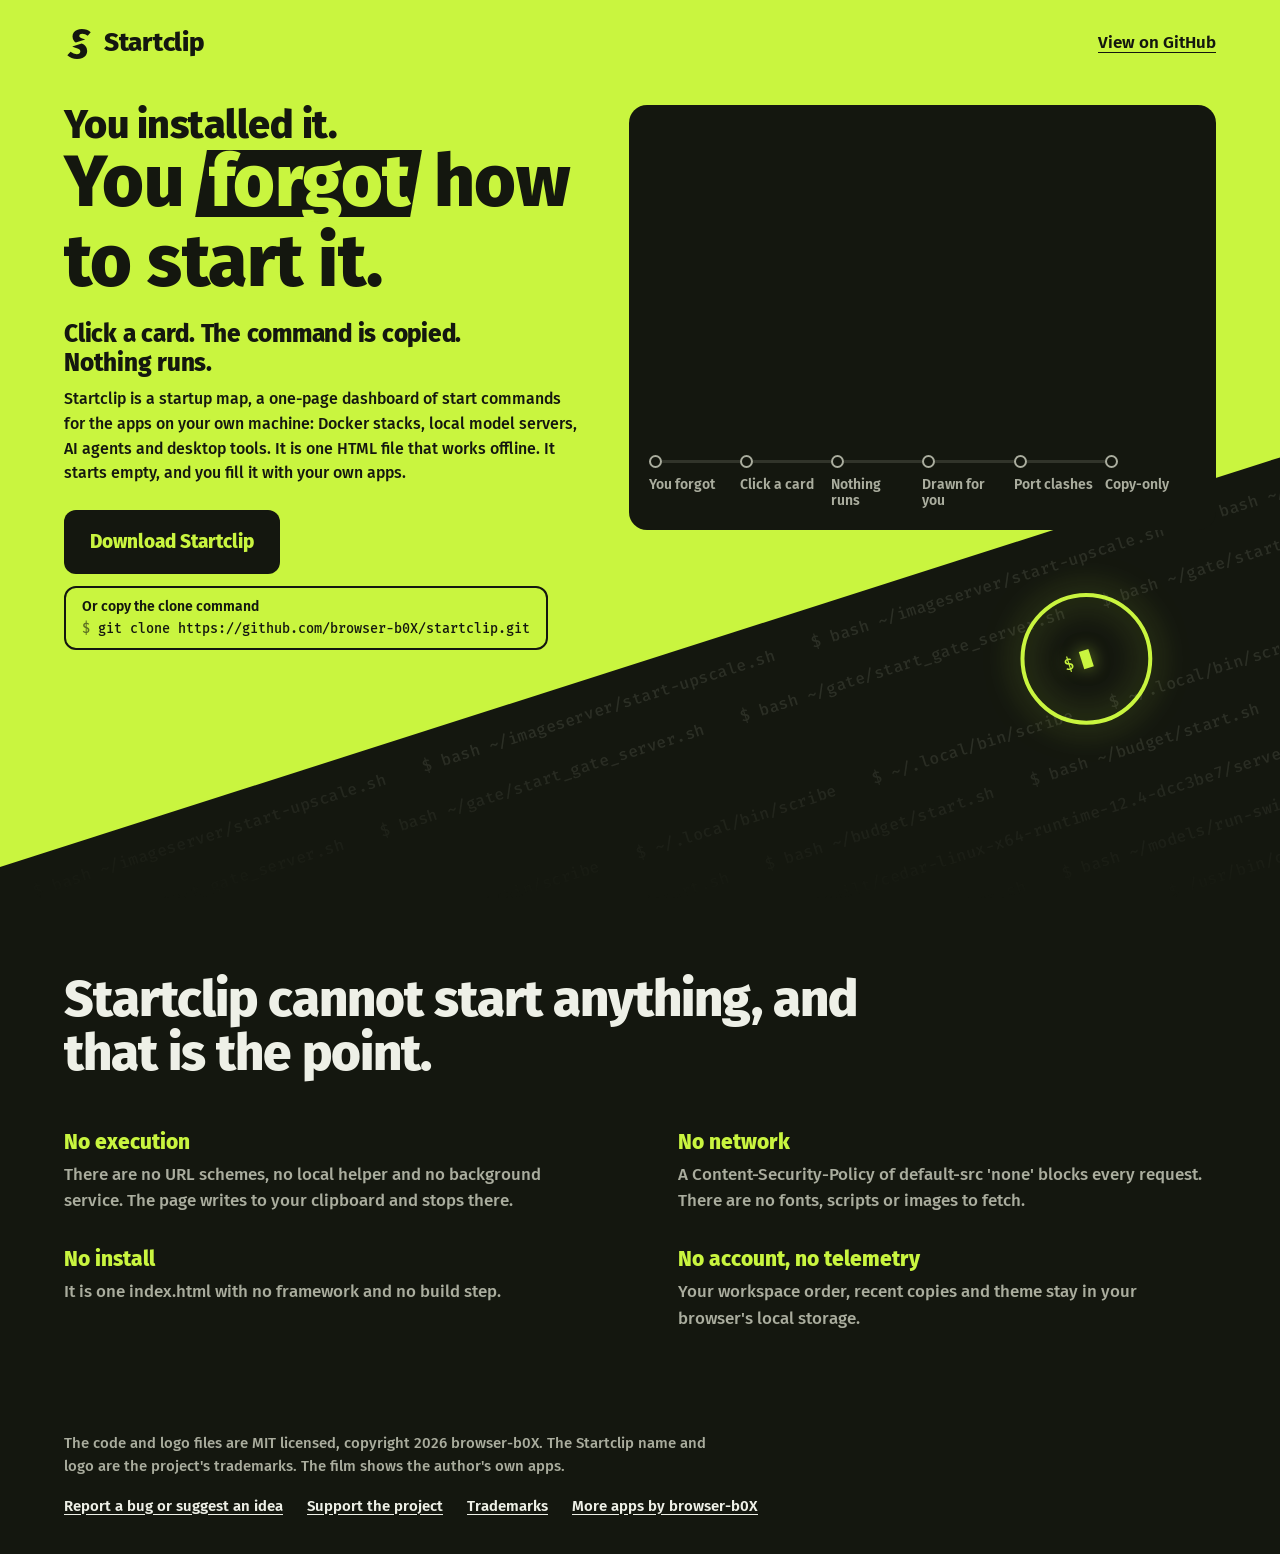
<file: docs/index.html>
<!doctype html>
<html lang="en">
<head>
<meta charset="utf-8">
<meta name="viewport" content="width=device-width, initial-scale=1">
<meta http-equiv="Content-Security-Policy" content="default-src 'none'; img-src 'self'; media-src 'self'; style-src 'self'; font-src 'self'; script-src 'self'; base-uri 'none'; form-action 'none'">
<title>Startclip: offline start-command dashboard for local apps</title>
<link rel="canonical" href="https://browser-b0x.github.io/startclip/">
<script src="head.js"></script>
<meta name="description" content="Startclip is one offline HTML file that maps the apps on your own machine: Docker stacks, local model servers and AI agents. Click a card, the start command is copied, and nothing runs.">
<meta name="theme-color" content="#c9f53f">
<meta property="og:type" content="website">
<meta property="og:title" content="Startclip: offline start-command dashboard for local apps">
<meta property="og:description" content="Click a card. The command is copied. Nothing runs.">
<meta property="og:url" content="https://browser-b0x.github.io/startclip/">
<meta property="og:image" content="https://browser-b0x.github.io/startclip/social-preview.png">
<meta name="twitter:card" content="summary_large_image">
<link rel="icon" href="favicon.svg" type="image/svg+xml">
<link rel="preload" href="fonts/FiraSans-ExtraBold.woff2" as="font" type="font/woff2" crossorigin>
<link rel="stylesheet" href="site.css">
</head>
<body>
<main>
  <section class="hero" aria-labelledby="hook">
    <div class="wall" aria-hidden="true"></div>
    <div class="lime" aria-hidden="true"></div>

    <header class="bar">
      <a class="brand" href="./" aria-label="Startclip home">
        <svg class="brand__mark" viewBox="14 10 72 80" aria-hidden="true"><path d="M78.11 21.99L70.97 30.42Q64.78 25.52 57.99 25.52Q54.46 25.52 52.61 26.85Q50.76 28.19 50.76 30.59Q50.76 32.31 51.71 33.43Q52.66 34.55 54.89 35.58Q57.13 36.61 61.94 38.16Q63.43 38.63 64.79 39.15L42.45 46.3Q40.09 44.81 38.55 43.15Q34.42 38.68 34.42 31.88Q34.42 26.55 37.3 22.51Q40.19 18.47 45.3 16.28Q50.42 14.08 56.78 14.08Q63.58 14.08 68.78 16.06Q73.98 18.04 78.11 21.99ZM56.46 48.81Q62.27 51.26 65.4 54.52Q69.66 58.94 69.66 66.77Q69.66 72.45 66.74 76.79Q63.81 81.13 58.27 83.54Q52.72 85.95 45.24 85.95Q30.96 85.95 21.93 77.26L29.76 68.58Q36.89 74.42 44.63 74.42Q48.68 74.42 50.91 72.66Q53.15 70.9 53.15 67.97Q53.15 65.91 52.29 64.58Q51.43 63.24 49.23 62.17Q47.04 61.09 42.83 59.8Q37.46 58.12 33.77 56.07Z"/></svg>
        <span>Startclip</span>
      </a>
      <a class="bar__link" href="https://github.com/browser-b0X/startclip">View on GitHub</a>
    </header>

    <div class="stage">
      <div class="pitch">
        <h1 class="hook" id="hook">
          <span class="hook__small">You installed it.</span>
          <span class="hook__big">You <mark>forgot</mark> how</span>
          <span class="hook__big">to start it.</span>
        </h1>
        <p class="lead">Click a card. The command is copied.<br>Nothing runs.</p>
        <p class="about">Startclip is a startup map, a one-page dashboard of start commands for the apps on your own machine: Docker stacks, local model servers, AI agents and desktop tools. It is one HTML file that works offline. It starts empty, and you fill it with your own apps.</p>
        <div class="get">
          <a class="button" href="https://github.com/browser-b0X/startclip/archive/refs/heads/main.zip">Download Startclip</a>
          <button class="node" type="button" id="clone" data-copy="git clone https://github.com/browser-b0X/startclip.git">
            <span class="node__label">Or copy the clone command</span>
            <code class="node__cmd"><span class="node__prompt">$</span> git clone https://github.com/browser-b0X/startclip.git</code>
          </button>
        </div>
      </div>

      <div class="reel">
        <div class="film idle" id="film">
          <video id="video" playsinline muted poster="media/poster-16x9.jpg" aria-label="The Startclip film, with a lo-fi score" aria-describedby="film-text"></video>
          <div class="controls">
            <button type="button" id="toggle">Play film</button>
            <button type="button" id="sound">Turn on sound</button>
          </div>
          <p class="film__fail" id="fail" hidden>The film did not load. <a href="media/film-16x9.mp4">Open it on its own</a>.</p>
          <noscript><p class="film__fail"><a href="media/film-16x9.mp4">Open the film</a></p></noscript>
        </div>
        <ol class="chain" id="chain" aria-label="Jump to a part of the film"></ol>
        <p class="sr-only" id="film-text">The film opens on a wall of start commands and the line: you installed it, you forgot how to start it. A terminal fails because the Docker engine is not running. A click on a Startclip card copies the command with its prerequisite, and nothing runs. The map draws the startup chain, the inspector lists its steps, and four model servers are flagged for sharing a port.</p>
      </div>
    </div>
  </section>

  <section class="promise" aria-labelledby="promise">
    <h2 id="promise">Startclip cannot start anything, and that is the point.</h2>
    <dl class="facts">
      <div><dt>No execution</dt><dd>There are no URL schemes, no local helper and no background service. The page writes to your clipboard and stops there.</dd></div>
      <div><dt>No network</dt><dd>A Content-Security-Policy of default-src 'none' blocks every request. There are no fonts, scripts or images to fetch.</dd></div>
      <div><dt>No install</dt><dd>It is one index.html with no framework and no build step.</dd></div>
      <div><dt>No account, no telemetry</dt><dd>Your workspace order, recent copies and theme stay in your browser's local storage.</dd></div>
    </dl>
  </section>
</main>

<footer class="foot">
  <p>The code and logo files are MIT licensed, copyright 2026 browser-b0X. The Startclip name and logo are the project's trademarks. The film shows the author's own apps.</p>
  <nav aria-label="Project links">
    <a href="https://github.com/browser-b0X/startclip/issues/new/choose">Report a bug or suggest an idea</a>
    <a href="https://bio.site/browserb0x">Support the project</a>
    <a href="https://github.com/browser-b0X/startclip/blob/main/TRADEMARKS.md">Trademarks</a>
    <a href="https://browser-b0x.github.io/">More apps by browser-b0X</a>
  </nav>
</footer>

<div class="toast" id="toast" role="status" aria-live="polite"></div>
<script src="site.js"></script>
</body>
</html>
</file>
<file: docs/site.css>
/* Startclip site. The page is the logo: the mark's own diagonal cut (slope 0.32) slices the hero into a lime
   half and an ink half. Lime and ink are the logo's; the rest come from the app's dark theme. */
@font-face { font-family: "Fira Sans"; font-weight: 500; font-display: swap; src: url(fonts/FiraSans-Medium.woff2) format("woff2"); }
@font-face { font-family: "Fira Sans"; font-weight: 600; font-display: swap; src: url(fonts/FiraSans-SemiBold.woff2) format("woff2"); }
@font-face { font-family: "Fira Sans"; font-weight: 800; font-display: swap; src: url(fonts/FiraSans-ExtraBold.woff2) format("woff2"); }
@font-face { font-family: "Fira Mono"; font-weight: 500; font-display: swap; src: url(fonts/FiraMono-Medium.woff2) format("woff2"); }

:root {
  --lime: #c9f53f;
  --ink: #14170f;
  --bone: #eef0e7;
  --moss: #aaad9e;
  --line: #31342a;
  --gutter: clamp(20px, 5vw, 88px);
  color-scheme: dark;
}

*, *::before, *::after { box-sizing: border-box; }
[hidden] { display: none !important; }
.sr-only { position: absolute; width: 1px; height: 1px; margin: -1px; padding: 0; overflow: hidden; clip-path: inset(50%); white-space: nowrap; border: 0; }
html { background: var(--ink); -webkit-text-size-adjust: 100%; }
body { margin: 0; background: var(--ink); color: var(--bone); font: 500 17px/1.55 "Fira Sans", system-ui, sans-serif; }
h1, h2, p, dl, dd, ol { margin: 0; padding: 0; }
ol { list-style: none; }
a { color: inherit; }
button { font: inherit; color: inherit; background: none; border: 0; padding: 0; cursor: pointer; }
code { font-family: "Fira Mono", ui-monospace, "Liberation Mono", monospace; }
:focus-visible { outline: 3px solid currentColor; outline-offset: 3px; border-radius: 4px; }

/* ---------- the load sequence: head.js sets .seq before the first paint, site.js sets .run when it starts ---------- */
.seq:not(.run) .lime,
.seq:not(.run) .hook,
.seq:not(.run) .bar,
.seq:not(.run) .stage,
.seq:not(.run) .wall { visibility: hidden; }
.seq .film { clip-path: circle(0 at 50% 100%); }
.seq .w { overflow: clip; }
.iris { position: absolute; inset: 0; z-index: 3; width: 100%; height: 100%; pointer-events: none; overflow: visible; }
.iris circle { fill: none; stroke: var(--lime); stroke-width: 4; filter: drop-shadow(0 0 16px rgba(201, 245, 63, .7)); }

/* ---------- the slice ---------- */
.hero {
  --left: clamp(780px, 95svh, 1040px);       /* the cut's height at the left edge; site.js fits it to the content */
  --right: calc(var(--left) - 32vw);         /* and at the right edge: the mark's slope, 0.32 */
  position: relative;
  isolation: isolate;
  overflow: clip;
  min-height: 100svh;
  padding-bottom: clamp(40px, 6svh, 72px);
}
.lime {
  position: absolute;
  inset: 0;
  z-index: 1;
  background: var(--lime);
  clip-path: polygon(0 0, 100% 0, 100% var(--right), 0 var(--left));
}

/* the twelve commands run parallel to the cut, in the ink half */
.wall { position: absolute; inset: 0; z-index: 0; overflow: hidden; mask-image: linear-gradient(#000 calc(100% - 150px), transparent); }
.wall__rows {
  position: absolute;
  left: -30vw;
  top: calc(var(--left) - 140px);
  width: 170vw;
  transform-origin: 30vw 140px;
  transform: rotate(-17.74deg);
  font: 500 clamp(15px, 1.25vw, 20px)/1 "Fira Mono", ui-monospace, monospace;
}
.row { height: 3.1em; display: flex; align-items: center; white-space: nowrap; color: var(--moss); opacity: .16; }
.row span { margin-right: 2.4em; }
.row--prompt { color: var(--lime); opacity: 1; text-shadow: 0 0 18px rgba(201, 245, 63, .45); padding-left: 114vw; }   /* the empty prompt the film ends its hook on */
.row--prompt i { display: inline-block; width: .62em; height: 1.1em; margin-left: .5em; vertical-align: -.2em; background: var(--lime); box-shadow: 0 0 16px rgba(201, 245, 63, .55); }

/* ---------- bar ---------- */
.bar {
  position: relative;
  z-index: 2;
  display: flex;
  align-items: center;
  justify-content: space-between;
  gap: 16px;
  padding: clamp(16px, 2.6svh, 26px) var(--gutter) 0;
  max-width: 1720px;
  margin-inline: auto;
  color: var(--ink);
}
.brand { display: inline-flex; align-items: center; gap: 10px; font-weight: 800; font-size: 26px; letter-spacing: -.01em; text-decoration: none; }
.brand__mark { width: 30px; height: 34px; fill: currentColor; }
.bar__link { font-weight: 600; text-underline-offset: 4px; }

/* ---------- stage ---------- */
.stage {
  position: relative;
  z-index: 2;
  display: grid;
  grid-template-columns: minmax(0, 47fr) minmax(0, 53fr);
  gap: clamp(28px, 3.4vw, 64px);
  align-items: start;
  padding: clamp(20px, 4.6svh, 48px) var(--gutter) 0;
  max-width: 1720px;
  margin-inline: auto;
}

.pitch { color: var(--ink); }
.hook { display: block; font-weight: 800; letter-spacing: -.02em; line-height: 1.02; }
.hook__small { display: block; font-size: clamp(26px, 3.1vw, 50px); }
.hook__big { display: block; font-size: clamp(46px, 5.6vw, 98px); margin-bottom: .1em; white-space: nowrap; }
.hook mark {   /* the film's highlighter: the block leans, the word stands */
  position: relative;
  display: inline-block;
  isolation: isolate;
  background: none;
  color: var(--lime);
  padding: 0 .1em;
  margin-inline: .02em;
}
.hook mark::before { content: ""; position: absolute; inset: .06em 0 .02em; z-index: -1; background: var(--ink); transform: skewX(-10deg); transform-origin: 0 50%; }
.w { display: inline-block; padding: .16em .05em; margin: -.16em -.05em; }   /* room for descenders when the mask is on */
.w > span { display: inline-block; }
.lead { margin-top: clamp(14px, 2.2svh, 24px); font-weight: 800; font-size: clamp(21px, 1.9vw, 30px); line-height: 1.2; letter-spacing: -.01em; }
.about { margin-top: 10px; max-width: 34em; font-size: clamp(16px, 1.2vw, 19px); }

.get { display: flex; flex-wrap: wrap; gap: 12px; margin-top: clamp(16px, 2.6svh, 28px); align-items: stretch; }
.button {
  display: inline-flex;
  align-items: center;
  padding: 0 26px;
  min-height: 64px;
  border-radius: 12px;
  background: var(--ink);
  color: var(--lime);
  font-weight: 800;
  font-size: 19px;
  text-decoration: none;
}
.node {
  display: flex;
  flex-direction: column;
  justify-content: center;
  gap: 2px;
  min-height: 64px;
  max-width: 100%;
  padding: 8px 16px;
  border: 2px solid var(--ink);
  border-radius: 12px;
  color: var(--ink);
  text-align: left;
}
.node__label { font-weight: 600; font-size: 14px; }
.node__cmd { font-size: 13.5px; white-space: nowrap; overflow: hidden; text-overflow: ellipsis; max-width: 100%; }
.node__prompt { opacity: .6; }

/* ---------- the film and its chain, on one ink slab that the ink half rises into ---------- */
.reel { min-width: 0; border-radius: 18px; background: var(--ink); padding: 8px 8px 20px; }
.film {
  position: relative;
  aspect-ratio: 16 / 9;
  border-radius: 12px;
  overflow: hidden;
  background: var(--ink);
}
.film video { display: block; width: 100%; height: 100%; object-fit: cover; cursor: pointer; }
.controls { position: absolute; right: 12px; bottom: 12px; display: flex; gap: 8px; }
.controls button {
  min-height: 42px;
  padding: 0 14px;
  border-radius: 9px;
  background: rgba(20, 23, 15, .88);
  color: var(--bone);
  font-size: 15px;
  font-weight: 600;
}
.controls button:hover { background: var(--ink); }
.idle .controls #toggle { background: var(--lime); color: var(--ink); }
.film.failed .controls { display: none; }
.film__fail { position: absolute; left: 16px; right: 16px; bottom: 16px; padding: 10px 14px; border-radius: 9px; background: var(--ink); color: var(--bone); }

.chain {
  position: relative;
  display: grid;
  grid-template-columns: repeat(6, minmax(0, 1fr));
  margin: 20px 12px 0;
}
.chain button {
  position: relative;
  display: block;
  width: 100%;
  padding: 22px 10px 0 0;
  color: var(--moss);
  font-size: 14px;
  font-weight: 600;
  line-height: 1.2;
  text-align: left;
}
.chain button:hover, .chain button[aria-current] { color: var(--bone); }
.chain li { --fill: 0; }
.chain button::before {   /* the socket, as on a card in the app */
  content: "";
  position: absolute;
  top: 0;
  left: 0;
  width: 13px;
  height: 13px;
  border-radius: 50%;
  background: var(--ink);
  border: 2.5px solid var(--moss);
}
.chain li:not(:last-child) button::after {   /* the link to the next card */
  content: "";
  position: absolute;
  top: 5px;
  left: 13px;
  right: 0;
  height: 3px;
  background: linear-gradient(90deg, var(--lime) calc(var(--fill) * 100%), var(--line) 0);
}
.chain li.on button::before { background: var(--lime); border-color: var(--lime); }

/* ---------- below the hero ---------- */
.promise { padding: clamp(40px, 8svh, 96px) var(--gutter); max-width: 1720px; margin-inline: auto; }
.promise h2 { max-width: 16em; font-weight: 800; font-size: clamp(32px, 4vw, 60px); line-height: 1.06; letter-spacing: -.02em; }
.facts { display: grid; grid-template-columns: repeat(2, minmax(0, 1fr)); gap: 28px clamp(32px, 6vw, 96px); margin-top: clamp(28px, 5svh, 52px); }
.facts dt { font-weight: 800; font-size: 21px; color: var(--lime); }
.facts dd { margin-top: 4px; max-width: 36em; color: var(--moss); }

.foot { display: flex; flex-wrap: wrap; justify-content: space-between; gap: 16px 48px; max-width: 1720px; margin-inline: auto; padding: 28px var(--gutter) 36px; color: var(--moss); font-size: 15px; }
.foot p { max-width: 44em; }
.foot nav { display: flex; flex-wrap: wrap; gap: 8px 24px; font-weight: 600; }
.foot a { color: var(--bone); text-underline-offset: 3px; }

.toast {
  position: fixed;
  left: 50%;
  bottom: 28px;
  z-index: 10;
  transform: translate(-50%, 14px);
  max-width: calc(100vw - 32px);
  padding: 12px 18px;
  border-radius: 10px;
  background: var(--bone);
  color: var(--ink);
  font-weight: 600;
  opacity: 0;
  pointer-events: none;
  transition: opacity .16s, transform .16s;
}
.toast.show { opacity: 1; transform: translate(-50%, 0); }

/* ---------- narrow: type first, then the film, the cut still running across ---------- */
@media (max-width: 1040px) {
  .hero { min-height: 0; }
  .stage { grid-template-columns: minmax(0, 1fr); }
  .hook__small { font-size: clamp(26px, 6vw, 46px); }
  .hook__big { font-size: clamp(36px, 12.2vw, 112px); }
  .facts { grid-template-columns: minmax(0, 1fr); }
  .node__cmd { white-space: normal; overflow-wrap: anywhere; }
}

/* phones get the 20 s cut, upright */
@media (max-width: 700px) {
  .film { aspect-ratio: 9 / 16; }
  .reel { width: 100%; max-width: 420px; margin-inline: auto; }
  .chain { grid-template-columns: repeat(3, minmax(0, 1fr)); gap: 16px 0; }
  .chain li:nth-child(3n) button::after { display: none; }
}

@media (prefers-reduced-motion: reduce) {
  .toast { transition: none; }
}
</file>
